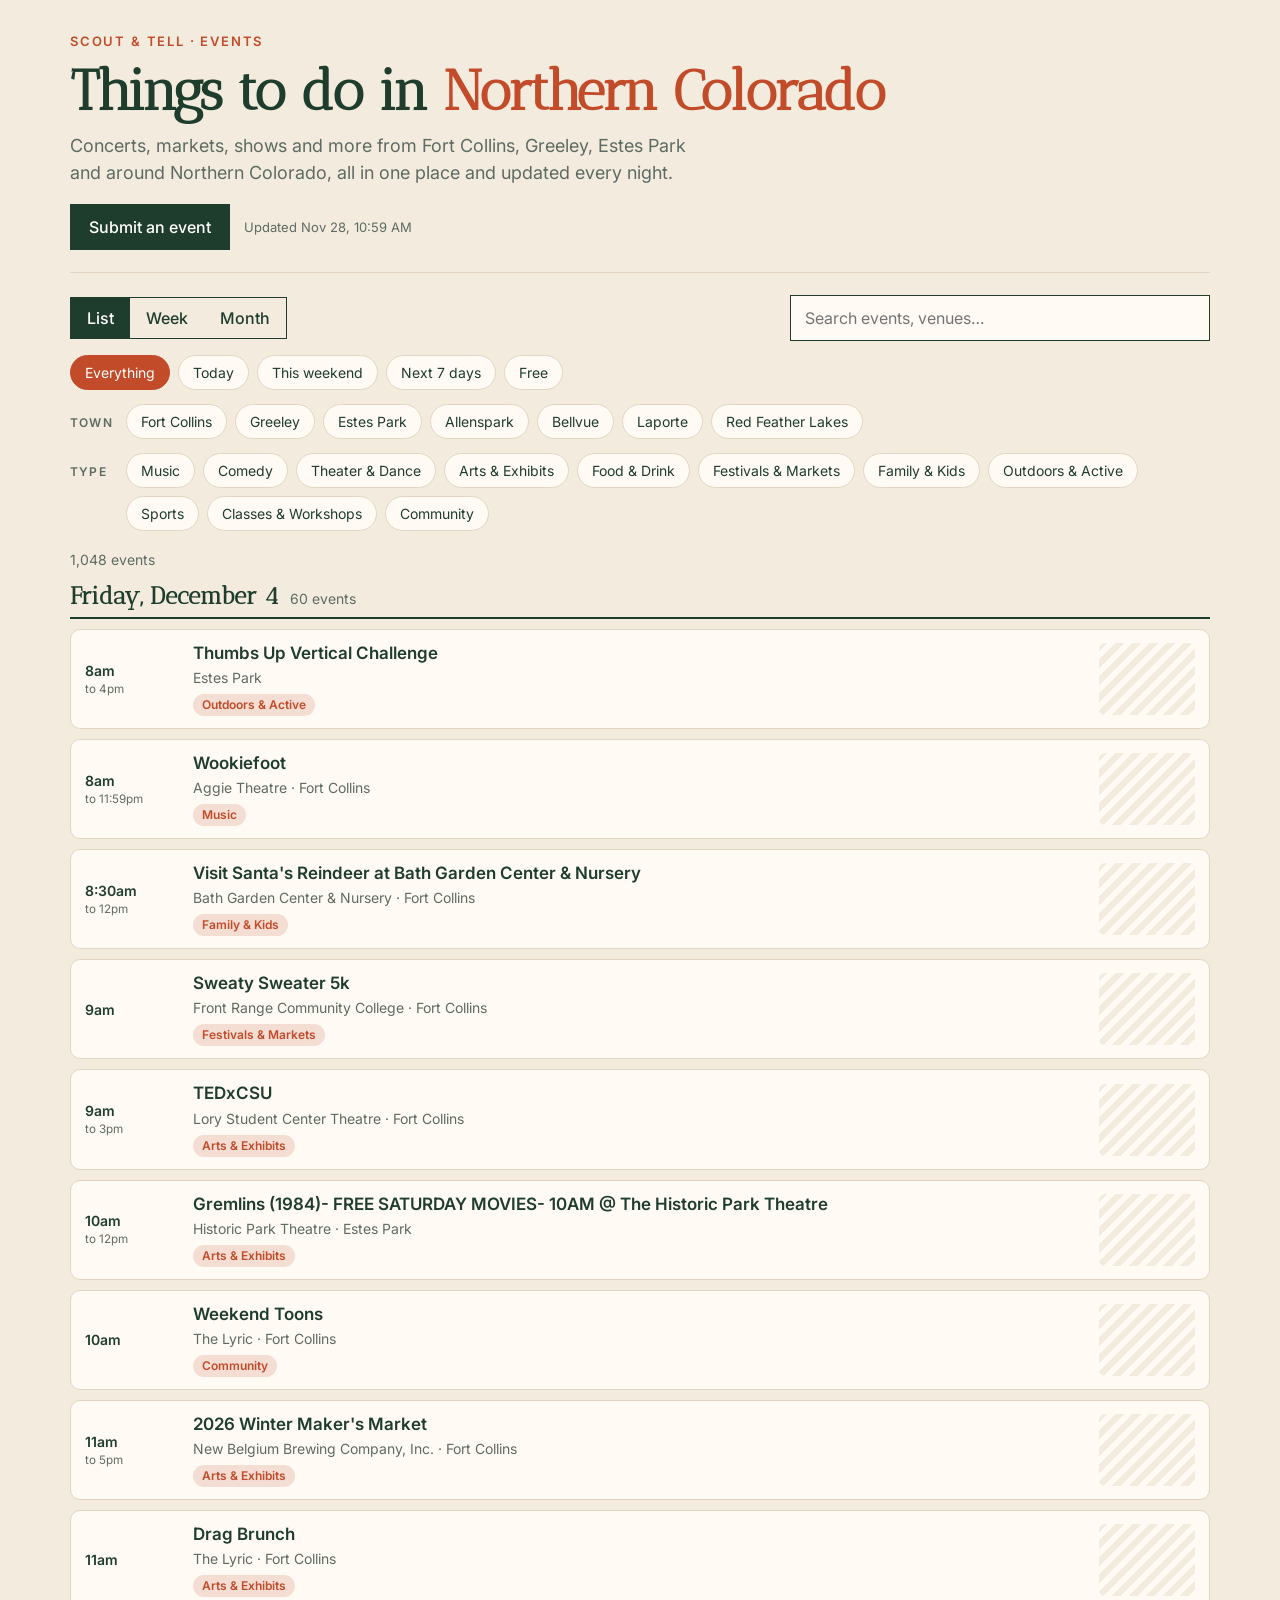
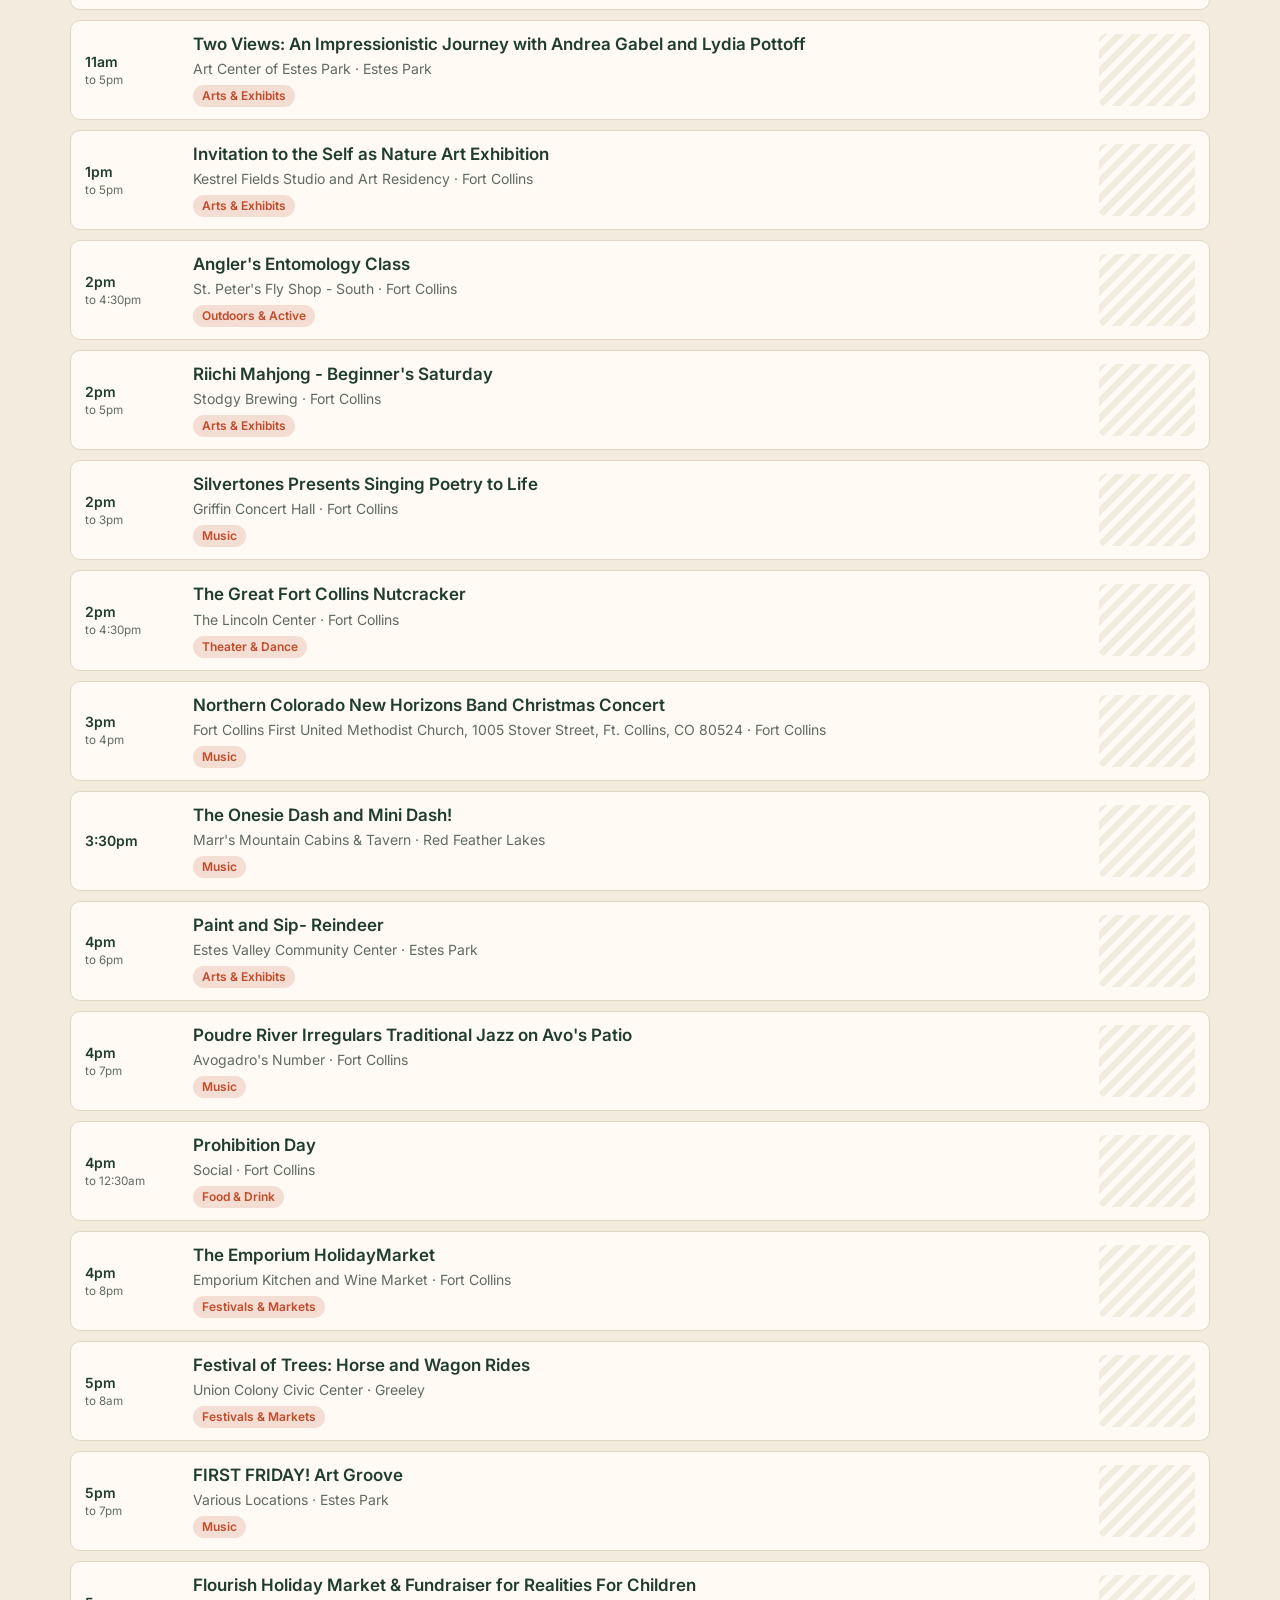
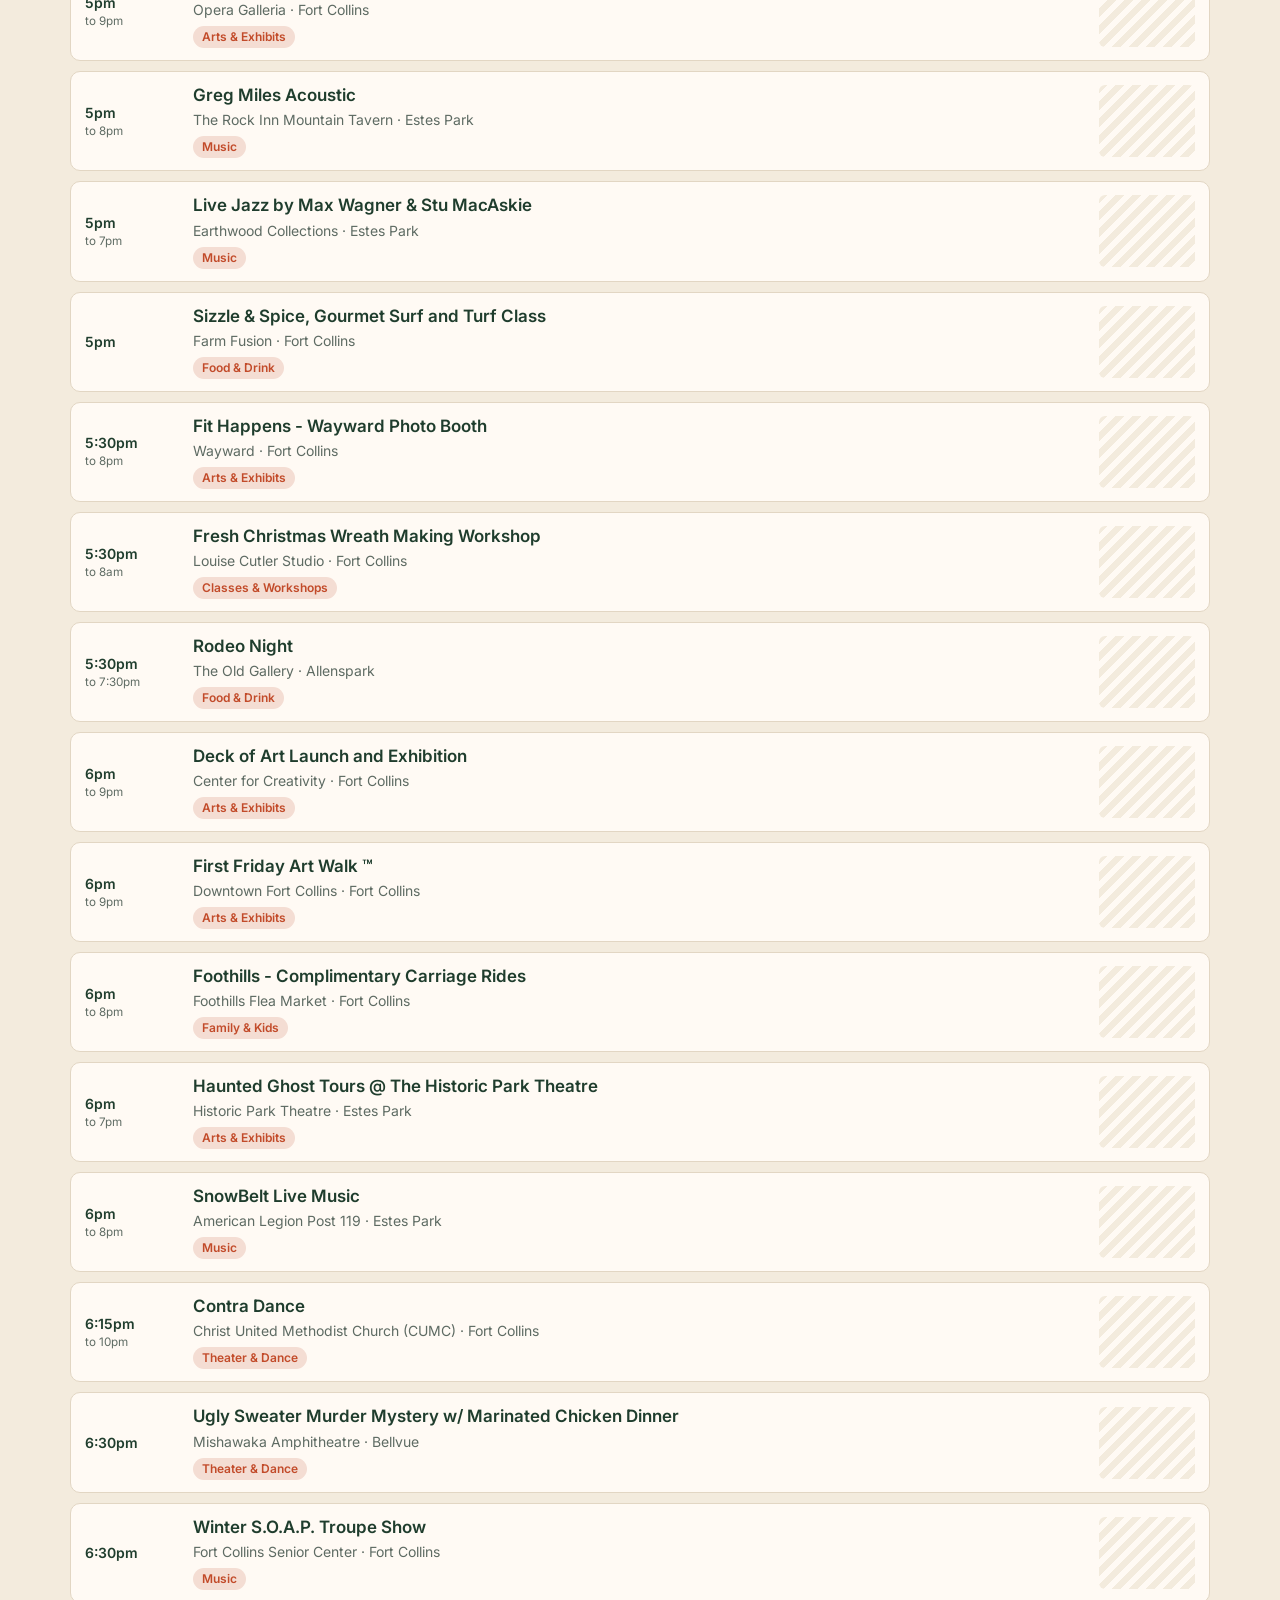
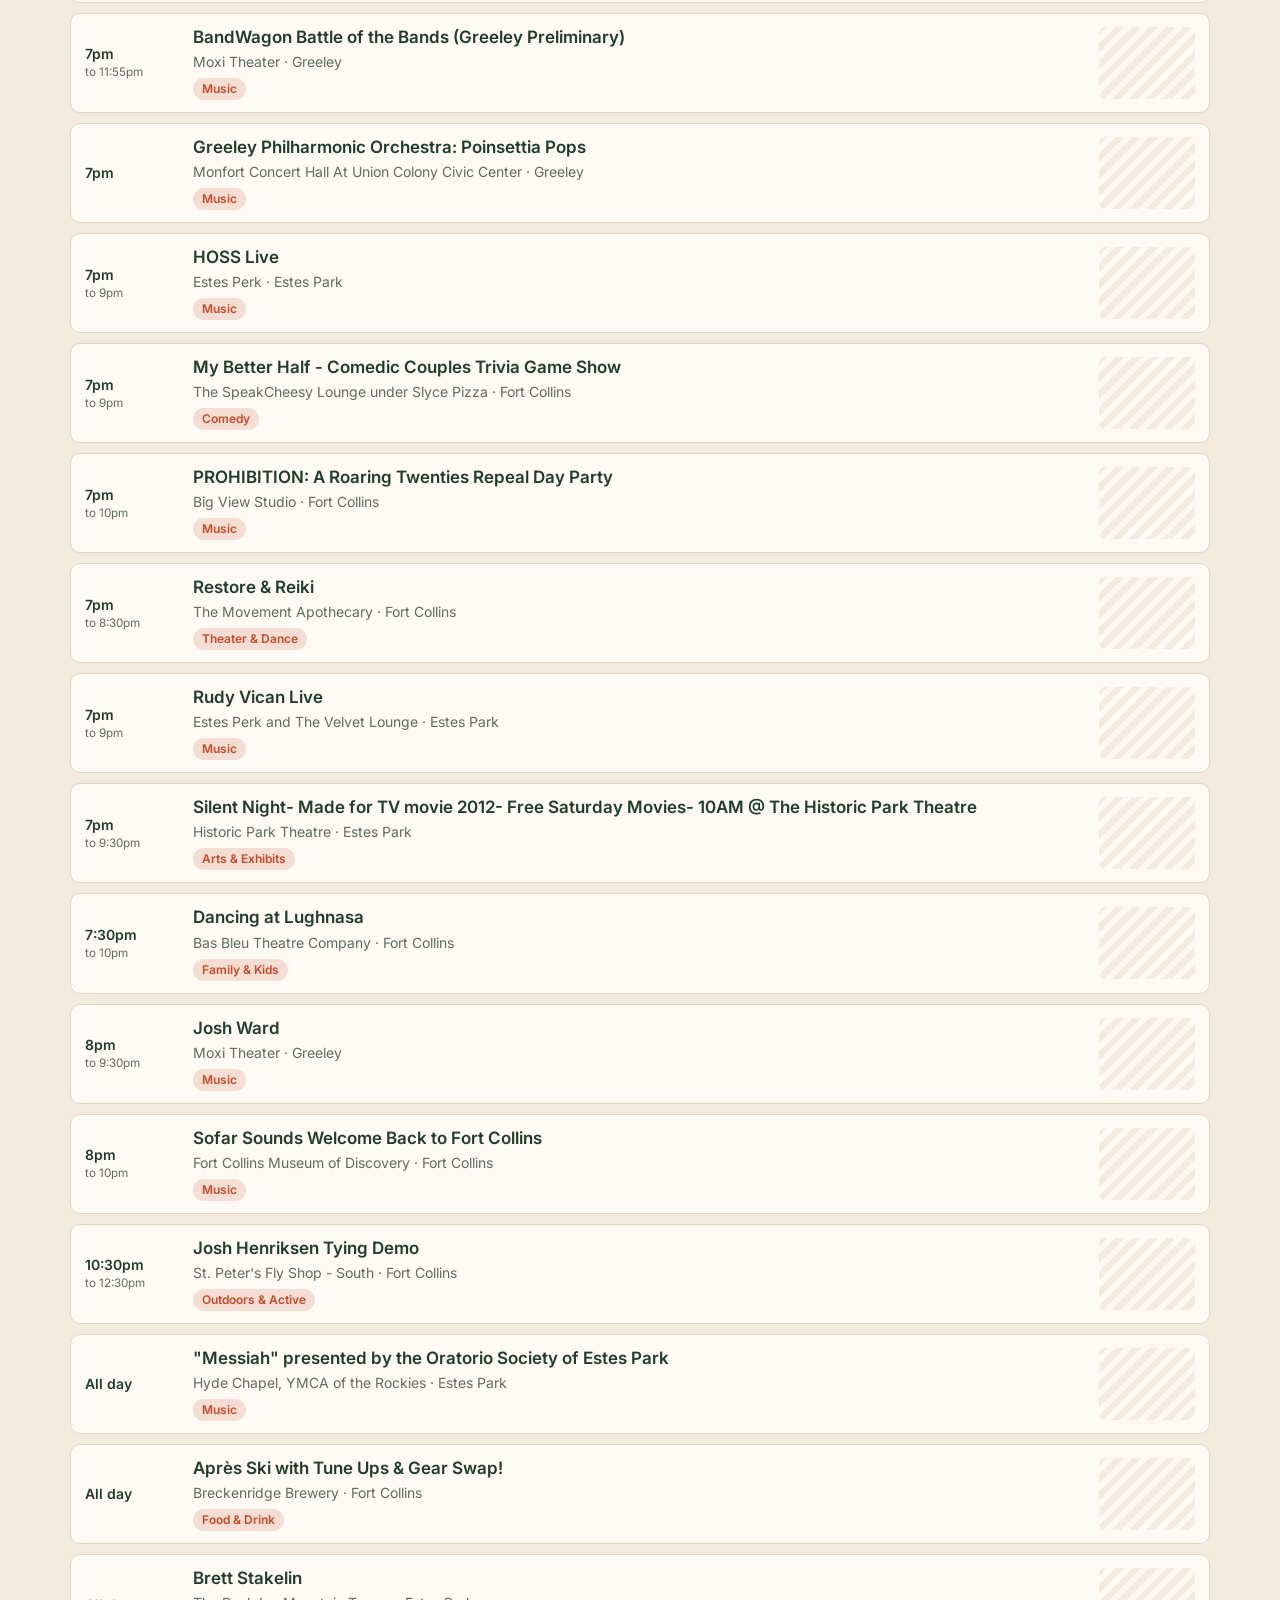
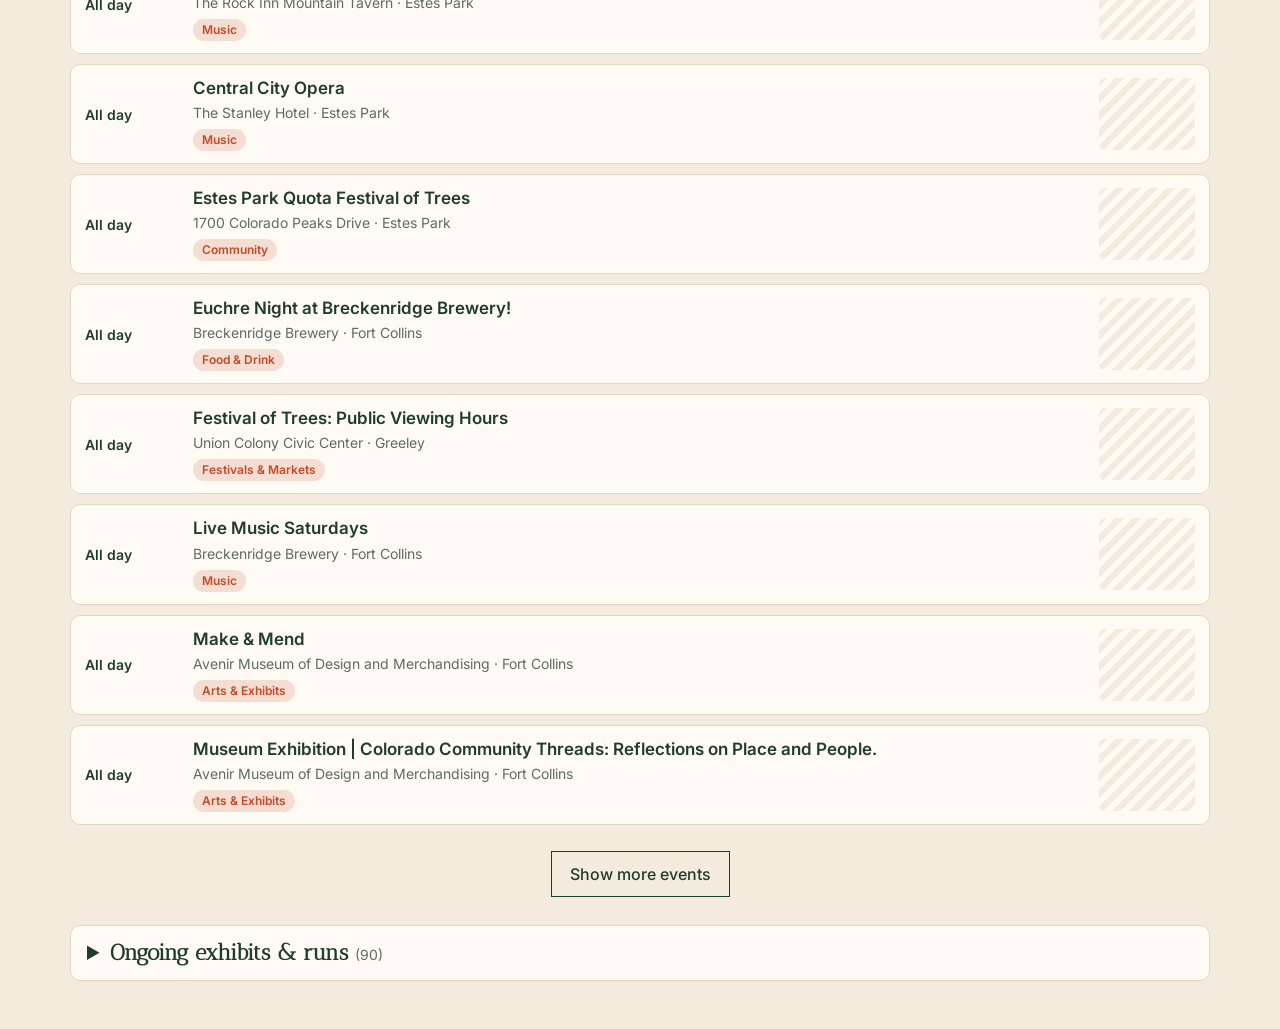
<file: docs/index.html>
<!DOCTYPE html>
<html lang="en">
<head>
<meta charset="utf-8">
<meta name="viewport" content="width=device-width, initial-scale=1">
<title>Northern Colorado Events Calendar | Scout &amp; Tell</title>
<meta name="description" content="Things to do in Fort Collins, Greeley, Estes Park and around Northern Colorado, updated every night.">
<link rel="preconnect" href="https://fonts.googleapis.com">
<link rel="preconnect" href="https://fonts.gstatic.com" crossorigin>
<link href="https://fonts.googleapis.com/css2?family=Antic+Didone&family=Inter:wght@400;500;600;700&display=swap" rel="stylesheet">
<link rel="stylesheet" href="calendar.css">
</head>
<body>
<main class="st-cal" id="app">
  <header class="st-head">
    <p class="st-eyebrow">Scout &amp; Tell · Events</p>
    <h1>Things to do in <em>Northern Colorado</em></h1>
    <p class="st-lede">Concerts, markets, shows and more from Fort Collins, Greeley, Estes Park and around Northern Colorado, all in one place and updated every night.</p>
    <div class="st-head-actions">
      <button class="st-btn st-btn-solid" data-open="submit">Submit an event</button>
      <span class="st-updated" id="updated"></span>
    </div>
  </header>

  <section class="st-controls" aria-label="Filter events">
    <div class="st-row">
      <div class="st-views" role="tablist" aria-label="Calendar view">
        <button role="tab" data-view="list" aria-selected="true">List</button>
        <button role="tab" data-view="week" aria-selected="false">Week</button>
        <button role="tab" data-view="month" aria-selected="false">Month</button>
      </div>
      <label class="st-search">
        <span class="sr-only">Search events</span>
        <input type="search" id="q" placeholder="Search events, venues…" autocomplete="off">
      </label>
    </div>

    <div class="st-row st-quick" id="quick" aria-label="When">
      <button data-when="all" class="on">Everything</button>
      <button data-when="today">Today</button>
      <button data-when="weekend">This weekend</button>
      <button data-when="7">Next 7 days</button>
      <button data-when="free">Free</button>
    </div>

    <div class="st-filter">
      <span class="st-filter-label">Town</span>
      <div class="st-chips" id="cities"></div>
    </div>
    <div class="st-filter">
      <span class="st-filter-label">Type</span>
      <div class="st-chips" id="cats"></div>
    </div>
  </section>

  <section class="st-nav" id="nav" hidden>
    <button class="st-icon" id="prev" aria-label="Previous">‹</button>
    <h2 id="range"></h2>
    <button class="st-icon" id="next" aria-label="Next">›</button>
    <button class="st-btn st-btn-ghost" id="todayBtn">Today</button>
  </section>

  <p class="st-count" id="count" aria-live="polite"></p>
  <section id="view" class="st-view"></section>

  <details class="st-ongoing" id="ongoingWrap" hidden>
    <summary>Ongoing exhibits &amp; runs <span id="ongoingCount"></span></summary>
    <div id="ongoing" class="st-list"></div>
  </details>

</main>

<!-- Event detail -->
<dialog class="st-modal" id="eventModal" aria-labelledby="evTitle">
  <button class="st-close" data-close aria-label="Close">×</button>
  <div id="eventBody"></div>
</dialog>

<!-- Submit an event -->
<dialog class="st-modal" id="submitModal" aria-labelledby="subTitle">
  <button class="st-close" data-close aria-label="Close">×</button>
  <h2 id="subTitle">Submit an event</h2>
  <p class="st-muted">Hosting something in Northern Colorado? Send it in. We review every submission, and approved events show up on the calendar right away.</p>
  <form id="submitForm" class="st-form">
    <label>Event name<input name="title" required maxlength="160"></label>
    <div class="st-2col">
      <label>Date<input name="date" type="date" required></label>
      <label>Ends (optional)<input name="endDate" type="date"></label>
    </div>
    <div class="st-2col">
      <label>Start time<input name="start" type="time"></label>
      <label>End time<input name="end" type="time"></label>
    </div>
    <label>Venue<input name="venue" required maxlength="120"></label>
    <div class="st-2col">
      <label>Address<input name="address" maxlength="160"></label>
      <label>Town
        <select name="city" required>
          <option value="">Choose…</option>
          <option>Fort Collins</option><option>Loveland</option><option>Greeley</option>
          <option>Windsor</option><option>Berthoud</option><option>Estes Park</option>
          <option>Wellington</option><option>Timnath</option><option>Johnstown</option>
          <option>Evans</option><option>Other</option>
        </select>
      </label>
    </div>
    <div class="st-2col">
      <label>Type<select name="category" id="subCat" required></select></label>
      <label>Price<input name="price" placeholder="Free, $10, $15–25…" maxlength="80"></label>
    </div>
    <label>Event link (tickets or info page)<input name="url" type="url" required placeholder="https://"></label>
    <label>Short description<textarea name="desc" rows="3" maxlength="600"></textarea></label>
    <div class="st-2col">
      <label>Your name<input name="contactName" required maxlength="80"></label>
      <label>Your email<input name="contactEmail" type="email" required maxlength="120"></label>
    </div>
    <input name="website" class="st-hp" tabindex="-1" autocomplete="off" aria-hidden="true">
    <button class="st-btn st-btn-solid" type="submit">Send for review</button>
    <p class="st-form-msg" id="submitMsg" role="status"></p>
  </form>
</dialog>

<script src="calendar.js"></script>
</body>
</html>
</file>
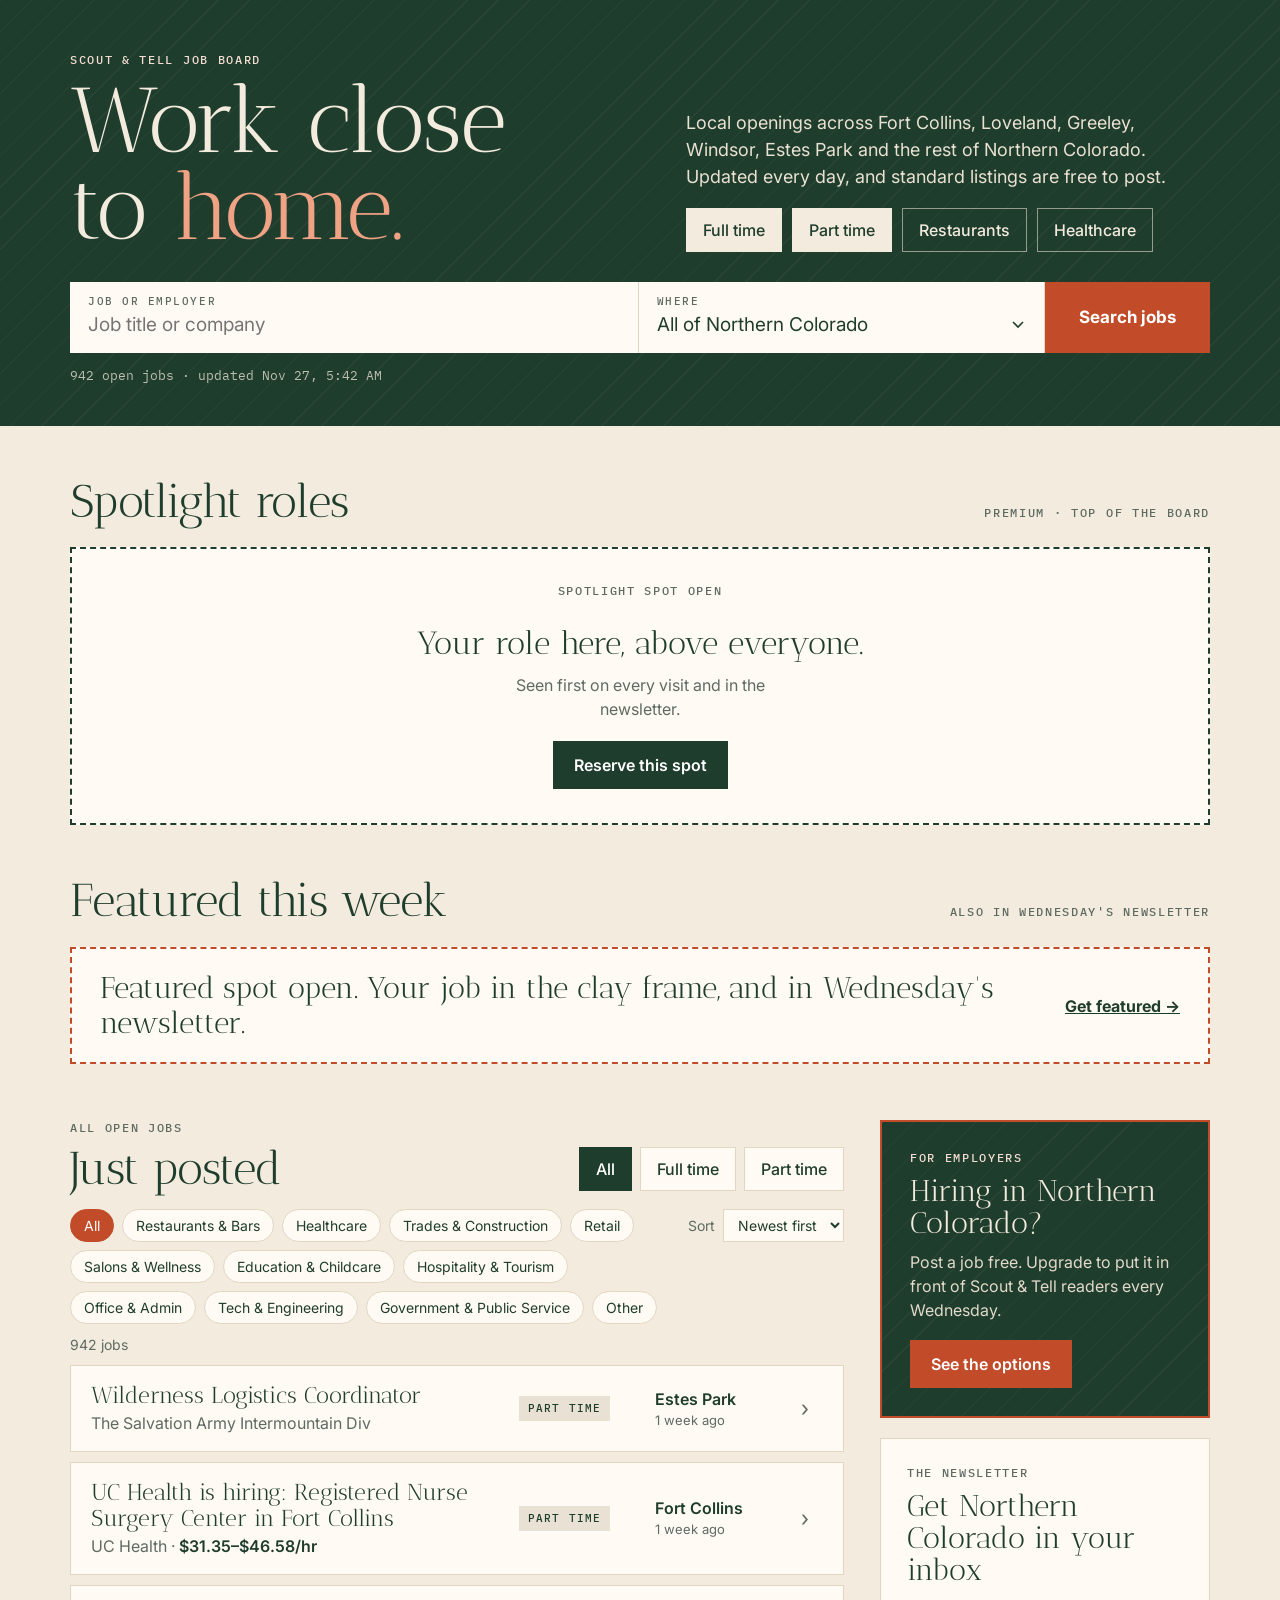
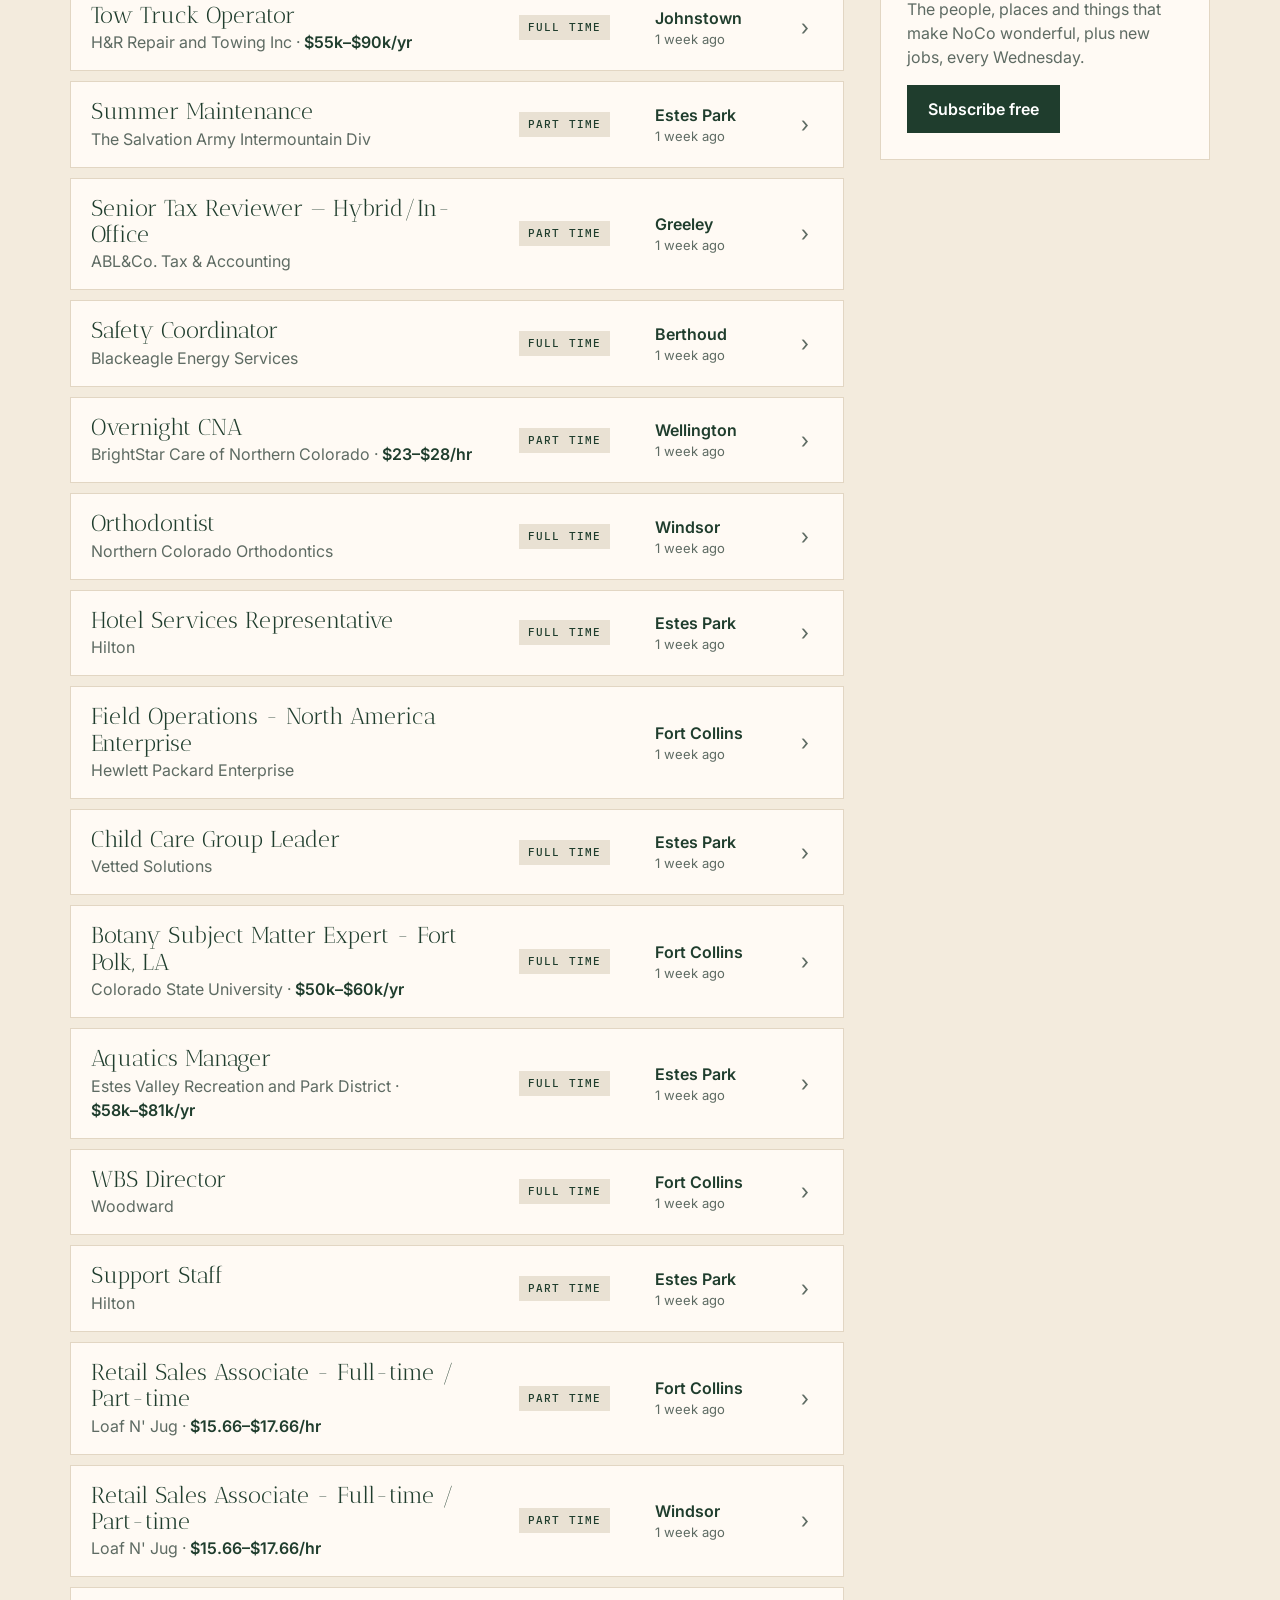
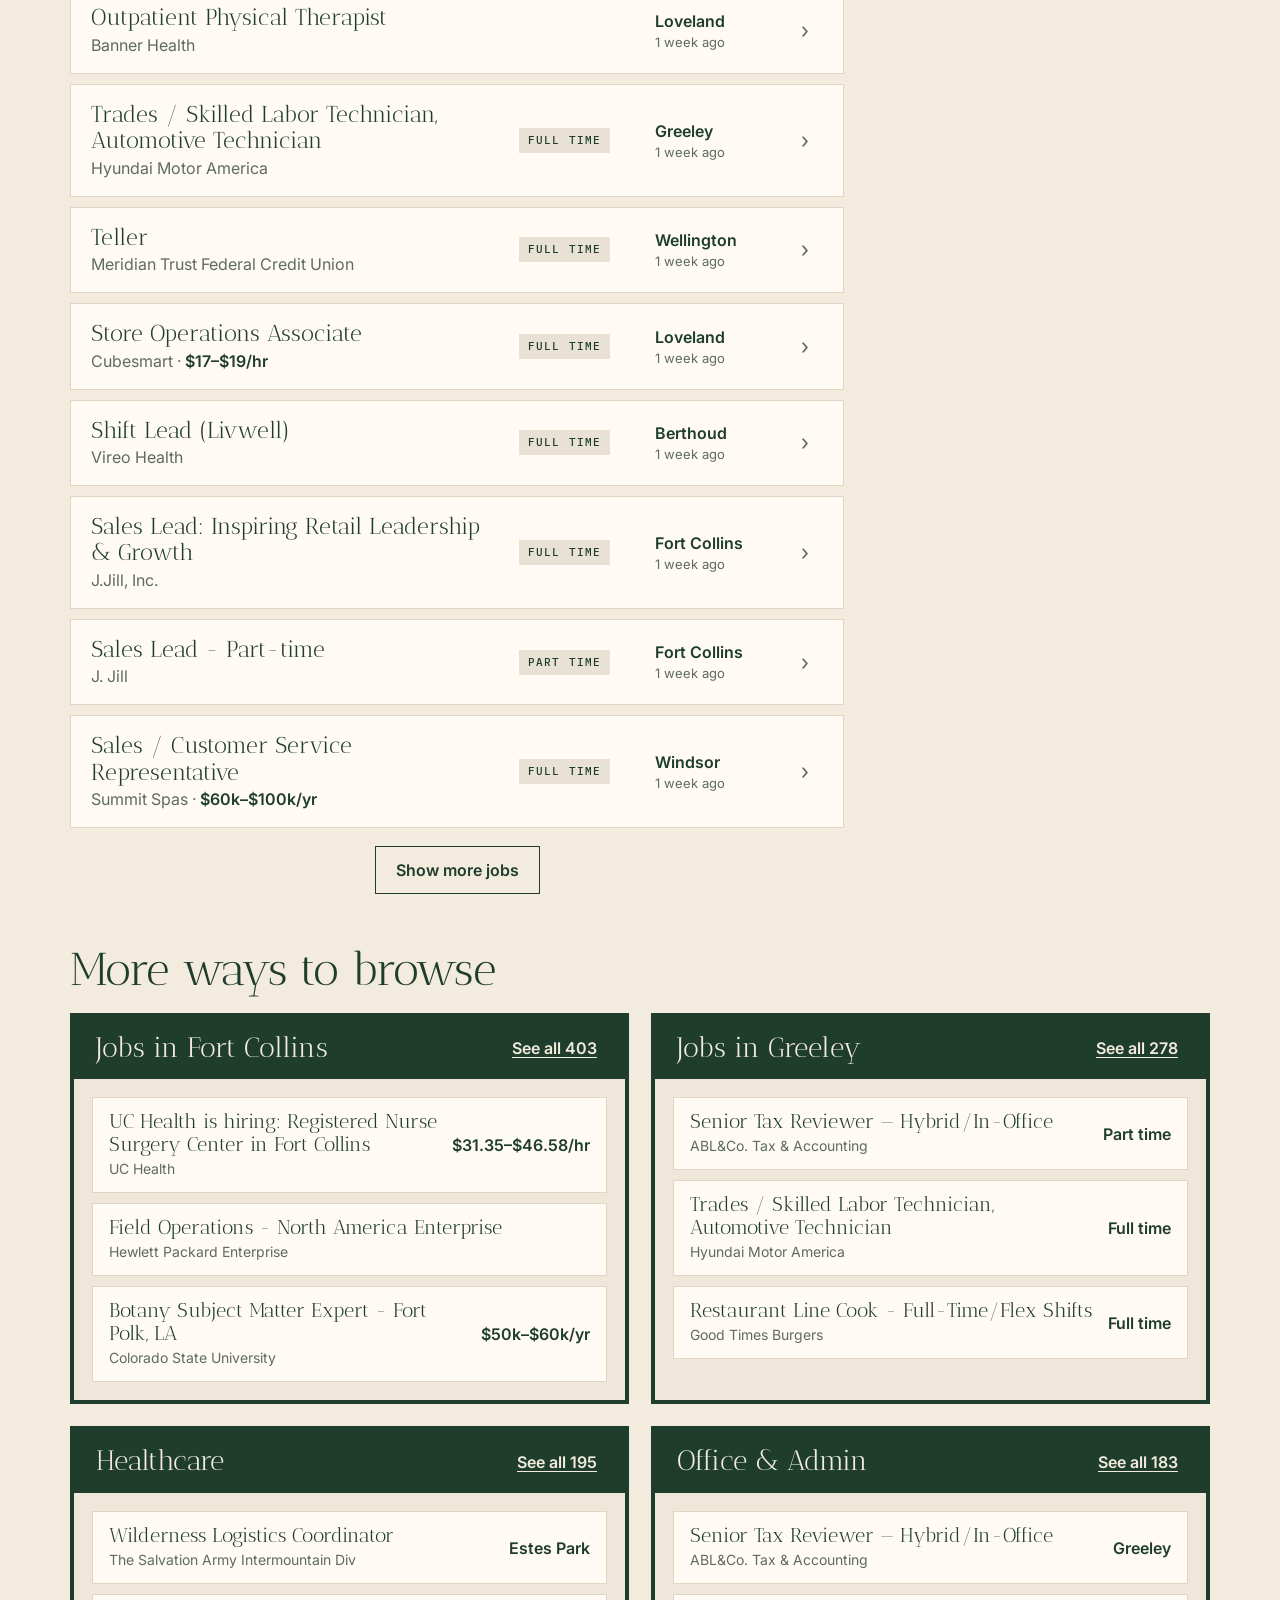
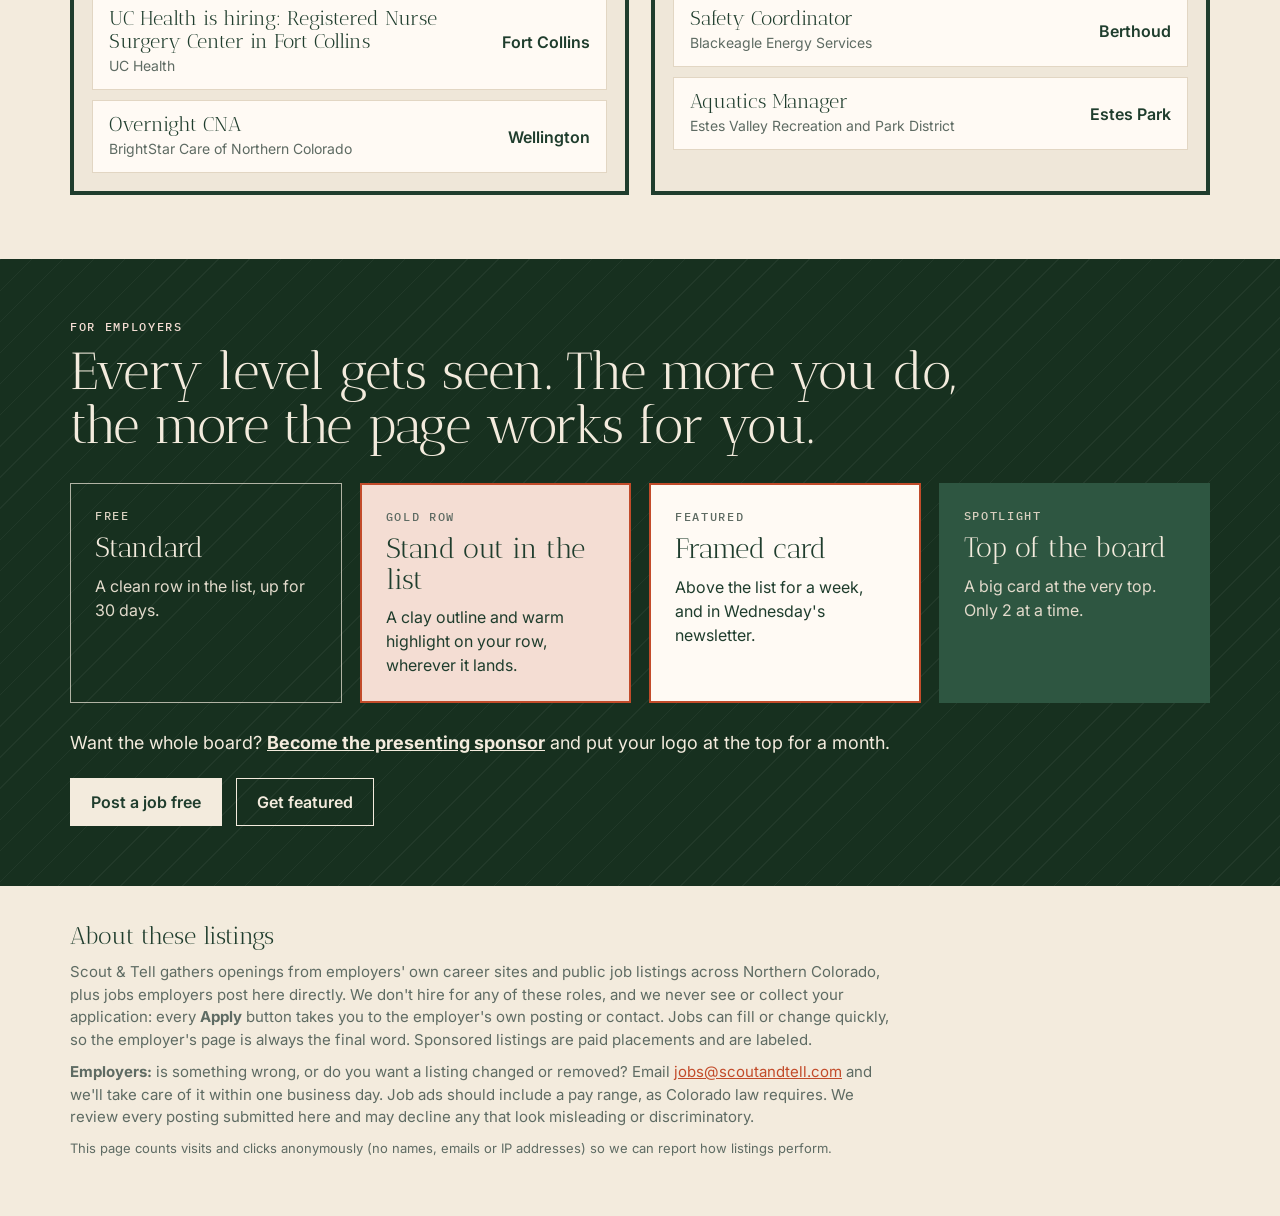
<file: docs/jobs/index.html>
<!DOCTYPE html>
<html lang="en">
<head>
<meta charset="utf-8">
<meta name="viewport" content="width=device-width, initial-scale=1">
<title>Northern Colorado Jobs | Scout &amp; Tell</title>
<meta name="description" content="Local jobs in Fort Collins, Loveland, Greeley, Windsor, Estes Park and around Northern Colorado, updated every day.">
<link rel="preconnect" href="https://fonts.googleapis.com">
<link rel="preconnect" href="https://fonts.gstatic.com" crossorigin>
<link href="https://fonts.googleapis.com/css2?family=Antic+Didone&family=Inter:wght@400;500;600;700&family=IBM+Plex+Mono:wght@400;500&display=swap" rel="stylesheet">
<link rel="stylesheet" href="jobs.css?v=3">
</head>
<body>
<main id="app">

  <!-- hero + search -->
  <header class="j-hero">
    <div class="j-wrap">
      <div class="j-hero-top">
        <div>
          <p class="j-kicker">Scout &amp; Tell job board</p>
          <h1>Work close<br>to <em>home.</em></h1>
        </div>
        <div class="j-hero-side">
          <p>Local openings across Fort Collins, Loveland, Greeley, Windsor, Estes Park and the rest of Northern Colorado. Updated every day, and standard listings are free to post.</p>
          <div class="j-quick" id="quick">
            <button data-type="Full time">Full time</button>
            <button data-type="Part time">Part time</button>
            <button data-cat="Restaurants &amp; Bars">Restaurants</button>
            <button data-cat="Healthcare">Healthcare</button>
          </div>
        </div>
      </div>
      <form class="j-search" id="searchForm" role="search">
        <label class="j-field j-field-q">
          <span>Job or employer</span>
          <input id="q" type="search" placeholder="Job title or company" autocomplete="off">
        </label>
        <label class="j-field j-field-where">
          <span>Where</span>
          <select id="where"><option value="">All of Northern Colorado</option></select>
        </label>
        <button class="j-search-btn" type="submit">Search jobs</button>
      </form>
      <p class="j-meta" id="meta"></p>
    </div>
  </header>

  <div class="j-wrap">
    <!-- spotlight -->
    <section class="j-section" id="spotlightSec">
      <div class="j-sec-head">
        <h2>Spotlight roles</h2>
        <span class="j-tag-line">Premium · top of the board</span>
      </div>
      <div class="j-spot-grid" id="spotlight"></div>
    </section>

    <!-- featured -->
    <section class="j-section" id="featuredSec">
      <div class="j-sec-head">
        <h2>Featured this week</h2>
        <span class="j-tag-line">Also in Wednesday's newsletter</span>
      </div>
      <div class="j-feat-row" id="featured"></div>
    </section>

    <!-- list + sidebar -->
    <div class="j-main">
      <section class="j-list-col" id="listSec" aria-labelledby="listTitle">
        <p class="j-mono">All open jobs</p>
        <div class="j-list-head">
          <h2 id="listTitle">Just posted</h2>
          <div class="j-seg" id="typeSeg" role="group" aria-label="Job type">
            <button data-type="">All</button>
            <button data-type="Full time">Full time</button>
            <button data-type="Part time">Part time</button>
          </div>
        </div>
        <div class="j-list-tools">
          <div class="j-chips" id="cats" aria-label="Category"></div>
          <label class="j-sort">Sort
            <select id="sort">
              <option value="new">Newest first</option>
              <option value="pay">Highest pay</option>
              <option value="az">Title A–Z</option>
            </select>
          </label>
        </div>
        <p class="j-count" id="count"></p>
        <ol class="j-list" id="list"></ol>
        <button class="j-btn j-btn-ghost j-more" id="more" hidden>Show more jobs</button>
      </section>

      <aside class="j-side">
        <div class="j-ad">
          <p class="j-mono">For employers</p>
          <h3>Hiring in Northern Colorado?</h3>
          <p>Post a job free. Upgrade to put it in front of Scout &amp; Tell readers every Wednesday.</p>
          <a class="j-btn j-btn-clay" data-cta="sidebar_options" href="#employers">See the options</a>
        </div>
        <div class="j-sub">
          <p class="j-mono">The newsletter</p>
          <h3>Get Northern Colorado in your inbox</h3>
          <p>The people, places and things that make NoCo wonderful, plus new jobs, every Wednesday.</p>
          <a class="j-btn j-btn-solid" href="https://www.scoutandtell.com/subscribe" target="_top">Subscribe free</a>
        </div>
      </aside>
    </div>

    <!-- browse -->
    <section class="j-section" id="browseSec">
      <div class="j-sec-head"><h2>More ways to browse</h2></div>
      <div class="j-browse" id="browse"></div>
    </section>
  </div>

  <!-- employers -->
  <section class="j-employers" id="employers">
    <div class="j-wrap">
      <p class="j-kicker">For employers</p>
      <h2>Every level gets seen. The more you do, the more the page works for you.</h2>
      <div class="j-tiers">
        <div class="j-tier"><p class="j-mono">Free</p><h3>Standard</h3><p>A clean row in the list, up for 30 days.</p></div>
        <div class="j-tier j-tier-gold"><p class="j-mono">Gold row</p><h3>Stand out in the list</h3><p>A clay outline and warm highlight on your row, wherever it lands.</p></div>
        <div class="j-tier j-tier-feat"><p class="j-mono">Featured</p><h3>Framed card</h3><p>Above the list for a week, and in Wednesday's newsletter.</p></div>
        <div class="j-tier j-tier-spot"><p class="j-mono">Spotlight</p><h3>Top of the board</h3><p>A big card at the very top. Only 2 at a time.</p></div>
      </div>
      <p class="j-presenting">Want the whole board? <a id="presentingLink" href="#">Become the presenting sponsor</a> and put your logo at the top for a month.</p>
      <div class="j-emp-actions">
        <a class="j-btn j-btn-cream" id="postLink" href="#">Post a job free</a>
        <a class="j-btn j-btn-outline" id="featureLink" href="#">Get featured</a>
      </div>
    </div>
  </section>

  <section class="j-about" id="about-listings">
    <div class="j-wrap">
      <h2>About these listings</h2>
      <p>Scout &amp; Tell gathers openings from employers' own career sites and public job listings across Northern Colorado, plus jobs employers post here directly. We don't hire for any of these roles, and we never see or collect your application: every <strong>Apply</strong> button takes you to the employer's own posting or contact. Jobs can fill or change quickly, so the employer's page is always the final word. Sponsored listings are paid placements and are labeled.</p>
      <p><strong>Employers:</strong> is something wrong, or do you want a listing changed or removed? Email <a href="mailto:jobs@scoutandtell.com?subject=Job%20listing%20change">jobs@scoutandtell.com</a> and we'll take care of it within one business day. Job ads should include a pay range, as Colorado law requires. We review every posting submitted here and may decline any that look misleading or discriminatory.</p>
      <p class="j-m-small">This page counts visits and clicks anonymously (no names, emails or IP addresses) so we can report how listings perform.</p>
    </div>
  </section>
</main>

<dialog class="j-modal" id="jobModal" aria-labelledby="mTitle">
  <button class="j-close" data-close aria-label="Close">×</button>
  <div id="mBody"></div>
</dialog>

<dialog class="j-modal" id="postModal" aria-labelledby="postTitle">
  <button class="j-close" data-close aria-label="Close">×</button>
  <div class="j-m-head"><p class="j-mono">For employers</p><h2 id="postTitle">Post a job</h2>
    <div class="j-m-facts"><span>Standard listings are free for 30 days.</span></div></div>
  <div class="j-m-body">
    <form id="postForm" class="j-form">
      <label>Job title<input name="title" required maxlength="120"></label>
      <label>Business name<input name="company" required maxlength="100"></label>
      <div class="j-form-row">
        <label>Town<select name="town" required><option value="">Choose…</option><option>Fort Collins</option><option>Loveland</option><option>Greeley</option><option>Windsor</option><option>Estes Park</option><option>Berthoud</option><option>Wellington</option><option>Timnath</option><option>Johnstown</option><option>Evans</option><option>Severance</option><option>Laporte</option></select></label>
        <label>Type<select name="type"><option>Full time</option><option>Part time</option><option>Contract / Seasonal</option></select></label>
      </div>
      <label>Pay range <small>(Colorado requires it)</small><input name="pay" required maxlength="60" placeholder="$18–$22/hr"></label>
      <label>Where to apply <small>(link or email)</small><input name="applyUrl" required maxlength="500" placeholder="https://… or hiring@…"></label>
      <label>About the job<textarea name="description" rows="4" maxlength="1500"></textarea></label>
      <label>Listing level<select name="tierWanted"><option>Standard (free)</option><option>Gold row</option><option>Featured</option><option>Spotlight</option></select></label>
      <div class="j-form-row">
        <label>Your name<input name="contactName" required maxlength="80"></label>
        <label>Your email<input name="contactEmail" type="email" required maxlength="120"></label>
      </div>
      <label class="j-hp">Website<input name="website" tabindex="-1" autocomplete="off"></label>
      <button class="j-btn j-btn-clay" type="submit">Submit job</button>
    </form>
    <p class="j-m-small" id="postMsg" role="status"></p>
  </div>
</dialog>

<script src="jobs.js?v=8"></script>
</body>
</html>
</file>
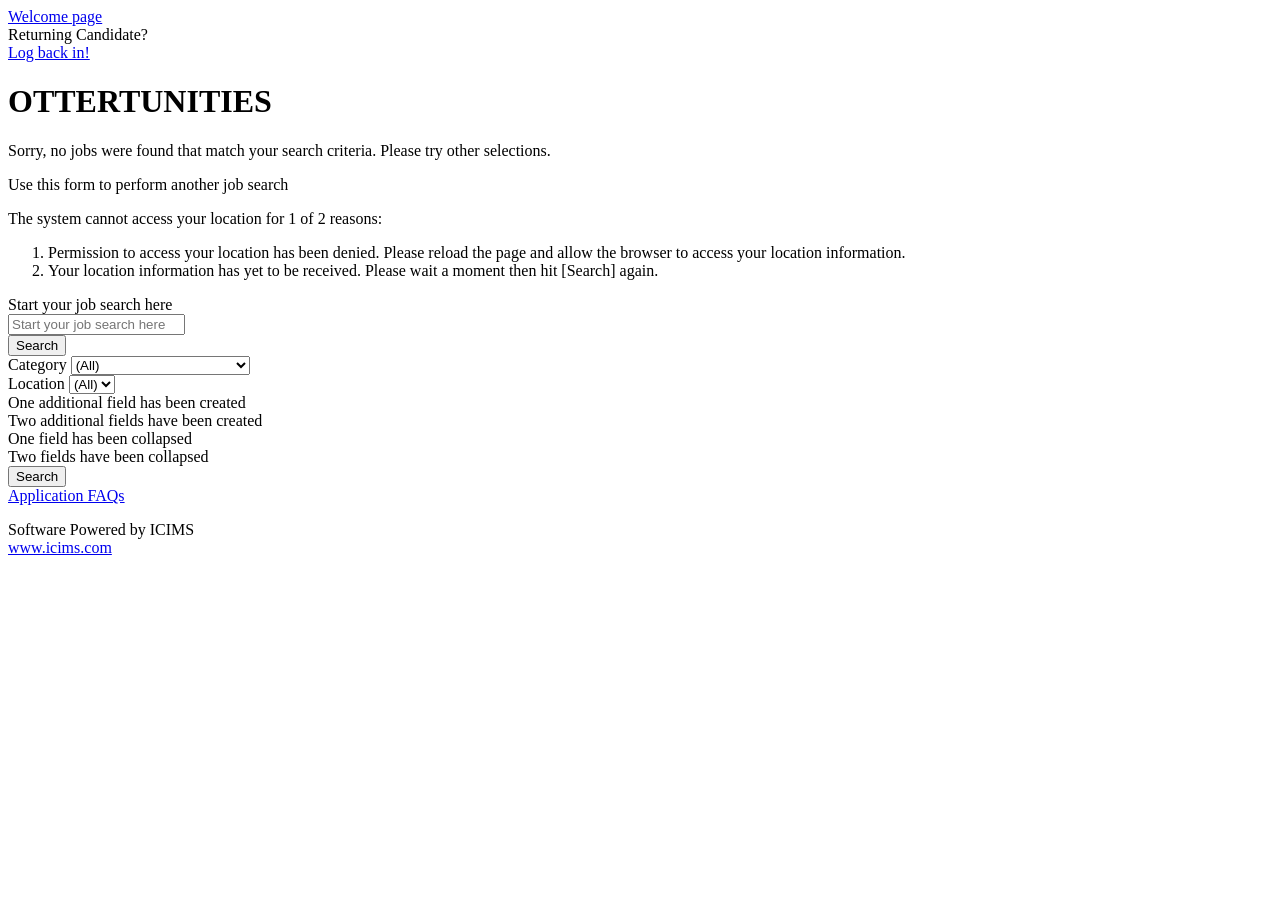
<file: probe/samples/icims_otter.html>
<!doctype html><html lang="en-US" >
<head>
<script>
window.sLogger = window.sLogger || {
log: function () {}
};
</script>
<script src="https://cdn02.icims.com/a/images.icims.com/content/platform_190.0.0.261116-6eef09d7d66-11-pg-6/react/sumoLogger.js"></script>
<script>
(function () {
var endpoint = 'https://endpoint1.collection.us2.sumologic.com/receiver/v1/http/ZaVnC4dhaV0ZLhAUD9cQnVfubT6WLJDaDh9erfZ7eDVTyYt7Mv9cuDUFwVEhzC1ZdSSGda6PkaM-6sSapa6LqYgX6GWj0DCWgdj17eVsD9eMK_CtnHN1gA==';
if (!endpoint || typeof window.SumoLogger !== 'function') {
return;
}
window.sLogger = new SumoLogger({
endpoint: endpoint,
returnPromise: false,
clientUrl: window.location.href
});
})();
</script>
<script type="text/javascript">
function icims_stripIFrameParameter(url) {
url = url.replace(/\?in_iframe=1\&?/, '?');
url = url.replace(/\&in_iframe=1\&?/, '&');
url = url.replace(/(\?|&)$/, '');
return url;
}

document.cookie = "i18next=en;SameSite=None;Secure";
var icimsWindow = false;
try {
icimsWindow = window.top.location.href.indexOf('') >= 0;
} catch (e) {}

if (icimsWindow) {
try {

if (window.history.replaceState) {
parent.updateUrl(icims_stripIFrameParameter(window.location.href));
}
} catch (e) {}

try {

var windowUrl = window.top.location.href;
if (windowUrl.match(/\?in_iframe=1\&?/) || windowUrl.match(/\&in_iframe=1\&?/)) {
document.cookie = 'icims_iframeRedirReferer=' + encodeURIComponent(document.referrer) + ';SameSite=None;Secure;path=/';
window.top.location.href = icims_stripIFrameParameter(windowUrl);
}
} catch (e) {}

}
</script>
<title>Job Openings at Otter Products | Job Listings at Otter Products</title>
<link rel="stylesheet" type="text/css" href="https://careers-otterproducts.icims.com/hostedcontent/platform_190.0.0.261116-6eef09d7d66-11-pg-6/css/fonts.css" />
<link rel="preload" as="style" type="text/css" href="https://cdn02.icims.com/platform_190.0.0.261116-6eef09d7d66-11-pg-6/provider.icims.com/staticcontent/css/social-portal.css" />
<link rel="stylesheet" type="text/css" href="https://cdn02.icims.com/a/images.icims.com/content/platform_190.0.0.261116-6eef09d7d66-11-pg-6/css/icims.blue.ranked.css" data-theme-dark="https://cdn02.icims.com/a/images.icims.com/content/platform_190.0.0.261116-6eef09d7d66-11-pg-6/css/icims.dark.css" data-theme-light="https://cdn02.icims.com/a/images.icims.com/content/platform_190.0.0.261116-6eef09d7d66-11-pg-6/css/icims.blue.ranked.css" id="theme-icims" />
<link rel="stylesheet" type="text/css" href="https://cdn02.icims.com/a/images.icims.com/content/platform_190.0.0.261116-6eef09d7d66-11-pg-6/css/bootstrap.blue.ranked.css" data-theme-dark="https://cdn02.icims.com/a/images.icims.com/content/platform_190.0.0.261116-6eef09d7d66-11-pg-6/css/bootstrap.dark.css" data-theme-light="https://cdn02.icims.com/a/images.icims.com/content/platform_190.0.0.261116-6eef09d7d66-11-pg-6/css/bootstrap.blue.ranked.css" id="theme-bootstrap" />
<link rel="stylesheet" type="text/css" href="https://cdn02.icims.com/platform_190.0.0.261116-6eef09d7d66-11-pg-6/otterproducts.icims.com/icims2/servlet/icims2?module=AppInert&action=renderDynamicPortalCss&a=0&portal=17&page=new_search&group=new_base%2Cnew_searchBox%2Cnew_job_card%2Cnew_search_agent_create%2Cnew_job_table&asv=1795061463304&type=adaptive" />
<script type="text/javascript" src="https://cdn02.icims.com/a/images.icims.com/content/platform_190.0.0.261116-6eef09d7d66-11-pg-6/script/lib/jquery/jquery-3.7.1.min.js"></script>
<script type="text/javascript" src="https://cdn02.icims.com/a/images.icims.com/content/platform_190.0.0.261116-6eef09d7d66-11-pg-6/script/lib/jquery/jquery-migrate-3.5.2.min.js"></script>
<script type="text/javascript" src="https://cdn02.icims.com/a/images.icims.com/content/platform_190.0.0.261116-6eef09d7d66-11-pg-6/script/lib/domreplacement/domReplacement.js"></script>
<script type="text/javascript" src="https://cdn02.icims.com/a/images.icims.com/content/platform_190.0.0.261116-6eef09d7d66-11-pg-6/script/common/icims.js"></script>
<script type="text/javascript" src="https://cdn02.icims.com/a/images.icims.com/content/platform_190.0.0.261116-6eef09d7d66-11-pg-6/script/portal/utils.js"></script>
<script type="text/javascript" src="https://cdn02.icims.com/a/images.icims.com/content/platform_190.0.0.261116-6eef09d7d66-11-pg-6/script/portal/dataLayer/search.js"></script>
<script type="text/javascript" src="https://cdn02.icims.com/a/images.icims.com/content/platform_190.0.0.261116-6eef09d7d66-11-pg-6/script/portal/geolocation.js"></script>
<script type="text/javascript" src="https://cdn02.icims.com/a/images.icims.com/content/platform_190.0.0.261116-6eef09d7d66-11-pg-6/script/icims.application.js"></script>
<meta name="viewport" content="width=device-width, initial-scale=1">
<meta name="format-detection" content="telephone=no">
<script type="text/javascript">
var isMobile = false;

var redirectUrl = 'https:\/\/careers-otterproducts.icims.com\/jobs\/search?ss=1&in_iframe=1&pr=0';
try {
if (isMobile) {
document.cookie = 'icims_iframeRedirReferer=' + encodeURIComponent(document.referrer) + ';SameSite=None;Secure;path=/';
}
} catch (e) {}
</script>
<script type="text/javascript" src="https://cdn02.icims.com/a/images.icims.com/content/platform_190.0.0.261116-6eef09d7d66-11-pg-6/script/portal/mobileDetect.js"></script>
<meta name="description" content="View all current positions at Otter Products across all categories and locations. See a position you like? Contact us and apply today!"/>



<meta name="robots" content="noindex,follow">




<link rel="canonical" href="https://careers-otterproducts.icims.com/jobs/search?ss=1&pr=0" />
<link rel="alternate" media="only screen and (max-width: 767px)"
href="https://careers-otterproducts.icims.com/jobs/search?ss=1&pr=0&mobile=true&needsRedirect=false" />
<!-- Don't use rel="prev" if we're on page zero, don't use rel="next" if we're on last page. -->






<script type="text/javascript">

icimsAddOnload(function() {

// ...and unhide the sort arrow entities. We hide the sort arrow and unhide it if Javascript is enabled
// to solve an edge case where user had Javascript on sorted, then Javascript was turned off.
// All other evidence of sortability would disappear except the arrows.
$('.iCIMS_SortArrowEntity').removeClass('iCIMS_NoDisplay');
if (isMobile) {
// make entire row clickable
$('.iCIMS_JobsTable').find('.iCIMS_JobListingRow').each(function() {
var $tr = $(this);
var href = $tr.find('a').attr('href');
if(href) {
$tr.css({'cursor': 'pointer'});
$tr.click(function(e) {
document.location = href;
});
}
});


}
paginator = $('#iCIMS_Paginator')[0];
selectedPage = paginator ? paginator.selectedIndex : -1;



});
var paginator;
var selectedPage;
function changePage() {
if (!paginator || (selectedPage != -1 && selectedPage == paginator.selectedIndex)) {
return;
}
selectedPage = paginator.selectedIndex;
window.location.href = paginator.options[selectedPage].value;
}

var geoErrNotSupported = 'Sorry, geolocation is not supported by your browser.';
var geoErrDefault = 'Sorry, we can\'t get your location because an error occurred when retrieving your location.';
var geoErrPermission = 'Sorry, we can\'t get your location because you don\'t have that enabled. Please turn it on in your system settings.';
var geoErrPositionUnavailable = 'Sorry, we can\'t get your location because your location information is unavailable.';
var geoErrTimeout = 'Sorry, we can\'t get your location because the request to get your location timed out.';
var geoErrUnknown = 'Sorry, we can\'t get your location because an unknown error occurred when retrieving your location.';
</script>






























<!-- Loading resource bundle -->
<script type="text/javascript" src="https://cdn02.icims.com/a/images.icims.com/content/platform_190.0.0.261116-6eef09d7d66-11-pg-6/script/messageformat/messageformat.js"></script>
<script type="text/javascript" src="https://cdn02.icims.com/a/images.icims.com/content/platform_190.0.0.261116-6eef09d7d66-11-pg-6/script/messageformat/locale/en.js"></script>
<script type="text/javascript">

function ResourceBundle(lang) {
var messageFormat = new MessageFormat(lang);
var resourceBundle = new Array();
resourceBundle['mootools_utils.helpers.js.SelectMonth_4'] = 'Select Month';
resourceBundle['utils.js.Updating_689'] = 'Updating';
resourceBundle['icimsdropdown.js.NoResults_3'] = 'No Results';
resourceBundle['utils.js.MsgtextPleaseWait_1153'] = '{msgText}, please wait...';
resourceBundle['icimsdropdown.js.NoResults_1168'] = 'No Results';
resourceBundle['mootools_utils.helpers.js.CloseDatePicker_1'] = 'Close Date Picker';
resourceBundle['icimsdropdown.js.MakeASelection_1'] = '-Select-';
resourceBundle['handlebarshelpers.js.MakeSelection'] = '&mdash; Make a Selection &mdash;';
resourceBundle['utils.js.Sending_688'] = 'Sending';
resourceBundle['utils.js.Saving_687'] = 'Saving';
resourceBundle['utils.js.ErrorCannotOpenPopUpPleas_686'] = 'Error: Cannot open pop-up. Please make sure pop-up blockers are disabled.';
resourceBundle['utils.js.PleaseSpecifyAValidPageNu_691'] = 'Please specify a valid page number';
resourceBundle['icimsdropdown.js.Loading_1169'] = 'Loading...';
resourceBundle['mootools_utils.helpers.js.NextMonth_3'] = 'Next Month';
resourceBundle['mootools_utils.helpers.js.SelectYear_5'] = 'Select Year';
resourceBundle['icimsdropdown.js.ResultsFoundCount'] = '{count, plural, =1 {{count} result available. Use down and up arrow keys to navigate.} other {{count} results available. Use down and up arrow keys to navigate. }}';
resourceBundle['utils.js.anError_1'] = 'An error occurred while attempting to contact the server. Please try again.';
resourceBundle['icims.tags.js.ResultsNotFound'] = 'No Results Found';
resourceBundle['icimsdropdown.js.ResultsFound_4'] = 'Results available. Use down and up arrow keys to navigate.';
resourceBundle['utils.js.CandidateSearch_123'] = 'Candidate Search';
resourceBundle['utils.js.Loading_690'] = 'Loading';
resourceBundle['mootools_utils.helpers.js.PreviousMonth_2'] = 'Previous Month';
resourceBundle['icimsdropdown.js.convertDropdownToTextOption_5'] = '\u2014 Enter Manually \u2014';
resourceBundle['icimsdropdown.js.MakeASelection_1166'] = '\u2014 Make a Selection \u2014';
resourceBundle['icimsdropdown.js.TypeToSearch_2'] = '\u2014 Type to Search \u2014';
resourceBundle['handlebarshelpers.js.welcome-text'] = 'Welcome, {name}!';
resourceBundle['utils.js.Moved'] = '{itemsMoved} moved to {targetLabel}';
resourceBundle['icimsdropdown.js.TypeToSearch_1167'] = '\u2014 Type to Search \u2014';
resourceBundle['handlebarshelpers.js.Close_1'] = 'Close';
resourceBundle['icims.tags.js.ResultsFoundCount'] = '{count, plural, =1 {{count} result available. Use down and up arrow keys to navigate.} other {{count} results available. Use down and up arrow keys to navigate.}}';

ResourceBundle.prototype.get = function (message, variables) {
if (typeof (resourceBundle[message]) === 'undefined') {
return '';
}
if (typeof (resourceBundle[message]) === 'string') {
resourceBundle[message] = messageFormat.compile(resourceBundle[message]);
}
return resourceBundle[message](variables);
}
}
var resourceBundle = new ResourceBundle('');
</script><script type="text/javascript">
logEval = true;
function icims_resizeIFrameHeight() {

icims_resizeIFrame('https://careers-otterproducts.icims.com');

}
function icims_scroll(x, y) {
icims_scrollIFrame(x, y, 'https://careers-otterproducts.icims.com');
}
if (window.attachEvent) {
window.attachEvent('onresize', icims_resizeIFrameHeight);
} else if (window.addEventListener) {
window.addEventListener('resize', icims_resizeIFrameHeight, true);
}
icimsAddOnload(function() {
icimsCheckCookie();
icims_resizeIFrameHeight();

if (document.querySelectorAll) {
var errorMsg = document.querySelectorAll('.iCIMS_ErrorMessage');
if (errorMsg && errorMsg.length > 0) {
for (var i = 0; i < errorMsg.length; i++) {
if (errorMsg[i].offsetHeight > 0) {
try {
errorMsg[i].focus();
} catch (e) {}
break;
}
}
}
}
if (icimsWindow) {
var inframeBodyTag = document.getElementsByTagName('body')[0];
var h1Tag = document.getElementsByTagName('h1')[0];
var innerSkipLink = document.getElementById('icims_skipLink2');
if (!innerSkipLink) {
innerSkipLink = document.createElement('a');
innerSkipLink.textContent = 'Skip to Main Content';
innerSkipLink.setAttribute('id', 'icims_skipLink2');
innerSkipLink.setAttribute('style', 'left: -9999px; position: absolute; top: -1px;');
innerSkipLink.setAttribute('href', '#iCIMS_Header');
innerSkipLink.onfocus = function() {
if(document.querySelector('.iCIMS_TopHeader')) {
const topHeader = document.querySelector('.iCIMS_TopHeader');
topHeader.style.marginTop = '15px'
}
innerSkipLink.setAttribute('style', 'top: 5px; position: relative; z-index: 999; padding: 10px;');
}
innerSkipLink.onblur = function() {
innerSkipLink.setAttribute('style', 'left: -9999px; position: absolute; top: -1px;');
}
if (inframeBodyTag.firstElementChild) {
inframeBodyTag.insertBefore(innerSkipLink, inframeBodyTag.firstElementChild);
} else {
inframeBodyTag.appendChild(innerSkipLink);
}
}
}

if (icimsWindow) {
var bodyTag = window.parent.document.getElementsByTagName('body')[0];
var outerSkiplink = window.parent.document.getElementById('icims_skipLink1');
if (bodyTag) {
if(outerSkiplink){
outerSkiplink.parentNode.removeChild(outerSkiplink);
}
outerSkiplink = document.createElement('a');
outerSkiplink.textContent = 'Skip Branding';
outerSkiplink.setAttribute('id', 'icims_skipLink1');
outerSkiplink.setAttribute('style', 'left: -9999px; position: absolute; top: -1px;');
outerSkiplink.setAttribute('href', (icims_stripIFrameParameter ? icims_stripIFrameParameter(window.location.href) : window.location.href) + '#icims_content_iframe');
outerSkiplink.onfocus = function() {
if(document.querySelector('.iCIMS_TopHeader')) {
const topHeader = document.querySelector('.iCIMS_TopHeader');
topHeader.style.marginTop = '15px'
}
outerSkiplink.setAttribute('style', 'top: 5px; position: relative; z-index: 999; padding: 10px;');
}
outerSkiplink.onblur = function() {
outerSkiplink.setAttribute('style', 'left: -9999px; position: absolute; top: -1px;');
}
if (bodyTag.firstElementChild) {
bodyTag.insertBefore(outerSkiplink, bodyTag.firstElementChild);
} else {
bodyTag.appendChild(outerSkiplink);
}
}
}

var messages = document.getElementsByClassName('iCIMS_GenericMessage');
var primaryMessage, secondaryMessage, focusMessage;
if (messages) {
for (var index = 0; index < messages.length; index++) {
if (ICIMS.hasClass(messages[index], 'iCIMS_SuccessMessage') || (ICIMS.hasClass(messages[index], 'iCIMS_ErrorMessage') && !ICIMS.hasClass(messages[index], 'iCIMS_FieldError'))) {

primaryMessage = primaryMessage || messages[index];
} else if (ICIMS.hasClass(messages[index], 'iCIMS_SystemMessage')) {
secondaryMessage = secondaryMessage || messages[index];
}
if (primaryMessage) {
break;
}
}
focusMessage = primaryMessage || secondaryMessage;
if (focusMessage) {
focusMessage.focus();
}
}

});
var icimsIframeResizeTimerAlwaysOn = false;
var icimsIframeResizeTimer = setInterval(icims_resizeIFrameHeight, 500);

try {
if (window.orientation) {
window.addEventListener("orientationchange", icims_resizeIFrameHeight, false);
}
} catch (e) {}

var isHub = false;
if (!window.history.replaceState || isHub) {
icimsAddOnload(function() {
var links = document.getElementsByTagName("a");
for (var i = 0; i < links.length; i++) {
if (!links[i].target) {
var href = links[i].getAttribute('href')
if (href) {
var prevInnerHTML = links[i].innerHTML;
links[i].setAttribute('href', icims_stripIFrameParameter(href));

links[i].innerHTML = prevInnerHTML;
}
if (href && href != '#') {
links[i].target = icimsWindow ? "_top" : "_parent";
}
}
}
});
}

icimsAddOnload(function() {
try {
parent.document.title = document.title;
} catch (e) {}
});
</script>
</head>
<body>
<noscript>
<META HTTP-EQUIV="Refresh" CONTENT="0;URL=/jsDisabledError.jsp">
</noscript>
































<!-- Google Tag Manager -->
<noscript><iframe src="//www.googletagmanager.com/ns.html?id="
height="0" width="0" style="display:none;visibility:hidden"></iframe></noscript>
<script>(function(w,d,s,l,i){w[l]=w[l]||[];w[l].push({'gtm.start':
new Date().getTime(),event:'gtm.js'});var f=d.getElementsByTagName(s)[0],
j=d.createElement(s),dl=l!='dataLayer'?'&l='+l:'';j.async=true;j.src=
'//www.googletagmanager.com/gtm.js?id='+i+dl;f.parentNode.insertBefore(j,f);
})(window,document,'script','dataLayer','GTM-W8W92P');</script>
<!-- Customer GTM Container -->

<!-- End Google Tag Manager -->
<script type="text/javascript">
try {
document.body.className += " iCIMS_chrome iCIMS_chrome124";
} catch(e) {}
</script>
<div id="iCIMS_NoCookiesMessage" class="iCIMS_ErrorMsg iCIMS_ErrorMessage iCIMS_NoCookies" style="display: none">
<div class="iCIMS_ErrorMsgTitle">Please Enable Cookies to Continue</div>
Please enable cookies in your browser to experience all the personalized features of this site, including the ability to apply for a job.</div>


<div class="iCIMS_MainWrapper iCIMS_ListingsPage  ">
<div class="iCIMS_TopHeader">
<div class="iCIMS_BackToWelcome">
<div class="iCIMS_Navigation">


<div class="iCIMS_NavigationIconContainer">
<a class="iCIMS_Anchor_Nav" href="https://careers-otterproducts.icims.com/jobs/intro?in_iframe=1">
<span class="halflings halflings-menu-left" aria-hidden="true"></span>
<span class="iCIMS_NavigationText">Welcome page</span>
</a>
</div>

</div>
</div>
<div class="icims-user-profile text-right">
<div class="iCIMS_profilePicture">
<div class="iCIMS_userMenu">
<div class="iCIMS_userMenuName">
Returning Candidate?</div>
<div class="iCIMS_userMenuLink">
<a href="https://careers-otterproducts.icims.com/jobs/login?loginOnly=1&amp;redirect=search&amp;in_iframe=1&amp;hashed=-435709854">
Log back in!</a>
</div>
</div>
<div class="iCIMS_FloatHack"></div>
</div>
</div>
</div>

<div id="iCIMS_Header" tabindex="-1"><h1 class="iCIMS_Header">OTTERTUNITIES</h1></div>










































<div  tabindex="-1"  class="iCIMS_Message iCIMS_ErrorMessage iCIMS_GenericMessage">
Sorry, no jobs were found that match your search criteria. Please try other selections.


</div>





<p class="iCIMS_SubHeader iCIMS_SubHeader_Jobs" aria-describedby="searchForm">
Use this form to perform another job search
</p>





<div id="geolocation_error_msg" class="iCIMS_Message iCIMS_ErrorMessage iCIMS_NoDisplay">
The system cannot access your location for 1 of 2 reasons:<ol><li>Permission to access your location has been denied.  Please reload the page and allow the browser to access your location information.</li><li>Your location information has yet to be received. Please wait a moment then hit [Search] again.</li></ol>
</div>
<form accept-charset="utf-8" id="searchForm" name="searchForm" action="https://careers-otterproducts.icims.com/jobs/search?in_iframe=1&amp;hashed=-435709854" onsubmit="return VerifySearchParameters();">
<input type="hidden" name="ss" value="1" />
<input type="hidden" name="in_iframe" value="1" />
<div class="iCIMS_JobSearchTable">

<div id="search_core_mobile_container_no_show">
<div id="advanced_search_filters_mobile_modal_no_show">


<div class="input-group">
<label for="jsb_f_keywords_i">Start your job search here</label>
<div class="form-group has-feedback">
<input type="text" id="jsb_f_keywords_i"
class="form-control Field_SearchKeywords iCIMS_RoundedInput"
name="searchKeyword"
maxlength="100"
value=""
placeholder="Start your job search here"
/>
<span  class="form-control-feedback glyphicons glyphicons-search" aria-hidden="true"></span>
</div>

<div class="input-group-btn iCIMS_SearchButtonKeywordContainer">
<input type="submit" id="jsb_form_submit_i" class="iCIMS_PrimaryButton" value="Search" />
</div>

</div>

<div class="" id="searchFormAdvancedFilters">

<div class="iCIMS_Table">
<div class="iCIMS_TableRow">

<div class="iCIMS_InfoData iCIMS_InfoData_JobSearch iCIMS_TableCell">
<label for="jsb_f_position_s" id="jsb_f_position_label">
Category
</label>
<select id="jsb_f_position_s" class="Field_SearchMultiSelect" name="searchCategory" >
<option value="" selected="selected">
(All)
</option>

<option value="8713" >Accounting/Finance</option>

<option value="8718" >Administrative/Clerical</option>

<option value="8721" >Customer Service/Support</option>

<option value="53713" >Distribution</option>

<option value="8723" >Engineering</option>

<option value="8725" >Human Resources</option>

<option value="26763" >Industrial Design</option>

<option value="8730" >Information Technology</option>

<option value="8737" >Legal</option>

<option value="8739" >Management</option>

<option value="8741" >Marketing</option>

<option value="488837" >Merchandising</option>

<option value="2140" >Other</option>

<option value="43388" >Product Management</option>

<option value="47135" >Project Management</option>

<option value="8748" >Sales</option>

<option value="26171" >Supply Chain</option>

</select>
</div>





<div class="iCIMS_InfoData iCIMS_InfoData_JobSearch iCIMS_TableCell">
<label for="jsb_f_location_s" id="jsb_f_location_label">
Location
</label>
<select id="jsb_f_location_s" class="Field_SearchMultiSelect" onchange="icimsLocationChange(this)" name="searchLocation" >
<option value="" selected="selected">
(All)
</option>





</select>
<div id="select_accessibility" class="sr-only" aria-live="polite" ></div>
<div id="select_accessibility_one" class="sr-only" aria-hidden="true">One additional field has been created</div>
<div id="select_accessibility_two" class="sr-only" aria-hidden="true">Two additional fields have been created</div>
<div id="select_accessibility_one_collapse" class="sr-only" aria-hidden="true">One field has been collapsed</div>
<div id="select_accessibility_two_collapse" class="sr-only" aria-hidden="true">Two fields have been collapsed</div>
<input type="hidden" id="lat" name="latitude" value="" />
<input type="hidden" id="lon" name="longitude" value="" />
</div>


</div>
</div>
</div>
<div class="iCIMS_Table iCIMS_Search_Action_Container">
<div class="iCIMS_TableRow">
<div class="iCIMS_InfoData iCIMS_InfoData_JobSearch iCIMS_TableCell iCIMS_JobSearchSubmitBtn_Mobile">
<input type="submit" id="jsb_form_submit_i_mobile" class="iCIMS_PrimaryButton" value="Search" />
</div>
</div>
</div>
</div>
</div>



</div>

</form>























<div class="iCIMS_Logo"><a class="iCIMS_Faq_Link" title="Application FAQs (Opens new window)" href="https://icims.help/candidate-faq" target="_blank">Application FAQs</a><span class="iCIMS_Logo_Image"></span><p class="iCIMS_Logo_Text">Software Powered by ICIMS<br><a href="http://www.icims.com/platform_help?utm_source=platform&utm_medium=link&utm_content=page1&utm_campaign=platform%20help" target="_blank" title="Powered by the ICIMS Talent Platform (Opens new window)" class="iCIMS_Logo_Link">www.icims.com</a></p></div>
































<script type="text/javascript">
if (icimsWindow) {
try {
window.parent.postMessage('{ "pageTitle" : "' + document.title + '" }', document.location.origin);
} catch (e) {}
}
</script>
</body>
</html>
</file>
<file: docs/calendar.css>
/* Scout & Tell events calendar */
:root {
  --forest: #1F3D2D;
  --forest-2: #2E5641;
  --clay: #C24B2A;
  --clay-soft: #F4DDD3;
  --cream: #F3EBDD;
  --paper: #FFFAF4;
  --ink: #1F3D2D;
  --muted: #5E6B63;
  --line: #E2D6C3;
  --serif: "Antic Didone", Georgia, "Times New Roman", serif;
  --sans: Inter, system-ui, -apple-system, "Segoe UI", sans-serif;
  --radius: 10px;
}
* { box-sizing: border-box; }
html, body { margin: 0; background: var(--cream); color: var(--ink); font: 400 16px/1.5 var(--sans); }
a { color: var(--clay); }
button { font: inherit; color: inherit; cursor: pointer; }
.sr-only { position: absolute; width: 1px; height: 1px; overflow: hidden; clip: rect(0 0 0 0); }
[hidden] { display: none !important; }
html.st-embedded, html.st-embedded body { overflow: hidden; height: auto; }
html.st-embedded .st-day-head { position: static; }

.st-cal { max-width: 1180px; margin: 0 auto; padding: 32px 20px 48px; }

/* header */
.st-head { border-bottom: 1px solid var(--line); padding-bottom: 22px; margin-bottom: 22px; }
.st-eyebrow { margin: 0 0 10px; font-size: 13px; letter-spacing: .14em; text-transform: uppercase; color: var(--clay); font-weight: 600; }
.st-head h1 { font: 700 clamp(34px, 5vw, 56px)/1.05 var(--serif); letter-spacing: -.02em; margin: 0 0 12px; }
.st-head h1 em { font-style: normal; color: var(--clay); }
.st-lede { margin: 0 0 18px; max-width: 640px; font-size: 18px; color: var(--muted); }
.st-head-actions { display: flex; flex-wrap: wrap; align-items: center; gap: 14px; }
.st-updated { font-size: 13px; color: var(--muted); }

/* buttons */
.st-btn { border: 1px solid var(--forest); border-radius: 0; padding: 10px 18px; background: transparent; font-weight: 500; }
.st-btn-solid { background: var(--forest); color: #fff; }
.st-btn-solid:hover { background: var(--forest-2); }
.st-btn-ghost:hover { background: var(--paper); }
.st-icon { border: 1px solid var(--line); background: var(--paper); width: 38px; height: 38px; border-radius: 50%; font-size: 22px; line-height: 1; }
.st-icon:hover { border-color: var(--forest); }

/* controls */
.st-controls { display: grid; gap: 14px; margin-bottom: 18px; }
.st-row { display: flex; flex-wrap: wrap; gap: 12px; align-items: center; justify-content: space-between; }
.st-views { display: inline-flex; border: 1px solid var(--forest); }
.st-views button { border: 0; background: transparent; padding: 8px 16px; font-weight: 500; }
.st-views button[aria-selected="true"] { background: var(--forest); color: #fff; }
.st-search { flex: 1 1 260px; max-width: 420px; }
.st-search input { width: 100%; padding: 10px 14px; border: 1px solid var(--forest); background: var(--paper); font: inherit; color: var(--ink); border-radius: 0; }
.st-quick { justify-content: flex-start; gap: 8px; }
.st-quick button, .st-chips button {
  border: 1px solid var(--line); background: var(--paper); border-radius: 999px; padding: 6px 14px; font-size: 14px;
}
.st-quick button.on, .st-chips button.on { background: var(--clay); border-color: var(--clay); color: #fff; }
.st-quick button:hover:not(.on), .st-chips button:hover:not(.on) { border-color: var(--forest); }
.st-filter { display: flex; gap: 12px; align-items: baseline; }
.st-filter-label { flex: 0 0 44px; font-size: 12px; letter-spacing: .1em; text-transform: uppercase; color: var(--muted); font-weight: 600; }
.st-chips { display: flex; flex-wrap: wrap; gap: 8px; }

/* range nav */
.st-nav { display: flex; align-items: center; gap: 12px; margin: 8px 0 14px; }
.st-nav h2 { font: 700 28px/1.1 var(--serif); margin: 0 6px; min-width: 220px; }
.st-count { font-size: 14px; color: var(--muted); margin: 0 0 12px; }

/* list view */
.st-day { margin: 0 0 26px; }
.st-day-head { display: flex; align-items: baseline; gap: 12px; border-bottom: 2px solid var(--forest); padding-bottom: 6px; margin-bottom: 10px; position: sticky; top: 0; background: var(--cream); z-index: 1; }
.st-day-head h3 { font: 700 24px/1.2 var(--serif); margin: 0; }
.st-day-head span { color: var(--muted); font-size: 14px; }
.st-list { display: grid; gap: 10px; }
.st-card {
  display: grid; grid-template-columns: 92px 1fr 96px; gap: 16px; align-items: center;
  background: var(--paper); border: 1px solid var(--line); border-radius: var(--radius); padding: 12px 14px;
  text-align: left; width: 100%; transition: box-shadow .15s, border-color .15s;
}
.st-card:hover, .st-card:focus-visible { border-color: var(--clay); box-shadow: 0 8px 18px -10px rgb(31 61 45 / .35); outline: none; }
.st-time { font-weight: 600; font-size: 14px; color: var(--forest); }
.st-time small { display: block; font-weight: 400; color: var(--muted); }
.st-title { font: 600 17px/1.3 var(--sans); margin: 0 0 3px; }
.st-meta { font-size: 14px; color: var(--muted); }
.st-tag { display: inline-block; font-size: 12px; font-weight: 600; color: var(--clay); background: var(--clay-soft); border-radius: 999px; padding: 2px 9px; margin-top: 6px; }
.st-thumb { width: 96px; height: 72px; border-radius: 6px; object-fit: cover; background: var(--line); }
.st-thumb-empty { width: 96px; height: 72px; border-radius: 6px; background: repeating-linear-gradient(135deg, var(--cream), var(--cream) 6px, var(--paper) 6px, var(--paper) 12px); }
.st-empty { padding: 40px; text-align: center; background: var(--paper); border: 1px dashed var(--line); border-radius: var(--radius); color: var(--muted); }
.st-more { margin: 4px auto 0; display: block; }

/* week view */
.st-week { display: grid; grid-template-columns: repeat(7, minmax(0, 1fr)); gap: 8px; }
.st-wcol { background: var(--paper); border: 1px solid var(--line); border-radius: var(--radius); min-height: 220px; padding: 8px; }
.st-wcol.today { border-color: var(--clay); }
.st-wcol h4 { margin: 0 0 8px; font: 600 13px/1.2 var(--sans); text-transform: uppercase; letter-spacing: .06em; color: var(--muted); }
.st-wcol h4 b { display: block; font: 700 22px/1.1 var(--serif); color: var(--ink); text-transform: none; letter-spacing: 0; }
.st-pill { display: block; width: 100%; text-align: left; border: 0; border-left: 3px solid var(--clay); background: var(--cream); padding: 5px 7px; margin-bottom: 5px; font-size: 13px; line-height: 1.25; border-radius: 0 4px 4px 0; }
.st-pill:hover { background: var(--clay-soft); }
.st-pill i { font-style: normal; color: var(--muted); display: block; font-size: 12px; }
.st-pill-more { border: 0; background: none; color: var(--clay); font-size: 13px; font-weight: 600; padding: 2px 0; }

/* month view */
.st-month { display: grid; grid-template-columns: repeat(7, minmax(0, 1fr)); border-top: 1px solid var(--line); border-left: 1px solid var(--line); background: var(--paper); }
.st-dow { padding: 8px; font-size: 12px; font-weight: 600; text-transform: uppercase; letter-spacing: .08em; color: var(--muted); border-right: 1px solid var(--line); border-bottom: 1px solid var(--line); background: var(--cream); }
.st-cell { min-height: 118px; padding: 6px; border-right: 1px solid var(--line); border-bottom: 1px solid var(--line); }
.st-cell.out { background: #F8F2E8; color: #9AA39D; }
.st-cell.today .st-num { background: var(--clay); color: #fff; }
.st-num { display: inline-grid; place-items: center; width: 26px; height: 26px; border-radius: 50%; font-size: 13px; font-weight: 600; margin-bottom: 4px; }
.st-cell .st-pill { font-size: 12px; padding: 3px 6px; margin-bottom: 3px; white-space: nowrap; overflow: hidden; text-overflow: ellipsis; }

/* ongoing */
.st-ongoing { margin-top: 28px; background: var(--paper); border: 1px solid var(--line); border-radius: var(--radius); padding: 14px 16px; }
.st-ongoing summary { font: 700 22px/1.2 var(--serif); cursor: pointer; }
.st-ongoing summary span { font: 400 14px var(--sans); color: var(--muted); }
.st-ongoing .st-list { margin-top: 14px; }


/* modals */
.st-modal { border: 0; border-radius: 12px; padding: 0; width: min(640px, calc(100vw - 24px)); max-height: calc(100vh - 40px); background: var(--paper); color: var(--ink); box-shadow: 0 30px 60px -20px rgb(0 0 0 / .45); }
.st-modal::backdrop { background: rgb(31 61 45 / .55); }
.st-modal > div, .st-modal > h2, .st-modal > p, .st-modal > form { margin-left: 26px; margin-right: 26px; }
.st-modal > h2 { font: 700 30px/1.15 var(--serif); margin-top: 26px; margin-bottom: 6px; }
.st-close { position: absolute; top: 10px; right: 12px; border: 0; background: rgb(255 250 244 / .9); width: 36px; height: 36px; border-radius: 50%; font-size: 24px; line-height: 1; z-index: 2; }
.st-ev-img { width: 100%; max-height: 280px; object-fit: cover; display: block; margin: 0 -26px; width: calc(100% + 52px); }
.st-ev { padding: 22px 0 26px; }
.st-ev h2 { font: 700 30px/1.15 var(--serif); margin: 6px 0 12px; }
.st-ev dl { display: grid; grid-template-columns: 84px 1fr; gap: 6px 12px; margin: 0 0 16px; font-size: 15px; }
.st-ev dt { color: var(--muted); font-size: 13px; text-transform: uppercase; letter-spacing: .06em; padding-top: 2px; }
.st-ev dd { margin: 0; }
.st-ev p { margin: 0 0 18px; }
.st-actions { display: flex; flex-wrap: wrap; gap: 10px; align-items: center; }
.st-actions a.st-btn { text-decoration: none; }
.st-addcal { position: relative; }
.st-addcal-menu { position: absolute; top: 110%; z-index: 3; left: 0; background: var(--paper); border: 1px solid var(--line); border-radius: 8px; box-shadow: 0 12px 24px -12px rgb(0 0 0 / .3); padding: 6px; display: grid; min-width: 170px; }
.st-addcal-menu a { padding: 8px 10px; color: var(--ink); text-decoration: none; border-radius: 6px; font-size: 14px; }
.st-addcal-menu a:hover { background: var(--cream); }
.st-muted { color: var(--muted); }

/* form */
.st-form { display: grid; gap: 12px; padding-bottom: 26px; margin-top: 14px; }
.st-form label { display: grid; gap: 4px; font-size: 13px; font-weight: 600; color: var(--muted); }
.st-form input, .st-form select, .st-form textarea { font: 400 15px var(--sans); color: var(--ink); padding: 9px 11px; border: 1px solid var(--line); border-radius: 6px; background: #fff; }
.st-form input:focus, .st-form select:focus, .st-form textarea:focus { outline: 2px solid var(--clay); outline-offset: 0; border-color: var(--clay); }
.st-2col { display: grid; grid-template-columns: 1fr 1fr; gap: 12px; }
.st-hp { position: absolute; left: -9999px; }
.st-form-msg { margin: 0; font-size: 14px; }
.st-form-msg.ok { color: var(--forest); font-weight: 600; }
.st-form-msg.err { color: var(--clay); font-weight: 600; }

/* small screens */
@media (max-width: 760px) {
  .st-cal { padding: 22px 14px 36px; }
  .st-card { grid-template-columns: 70px 1fr; }
  .st-card .st-thumb, .st-card .st-thumb-empty { display: none; }
  .st-week { grid-template-columns: 1fr; }
  .st-wcol { min-height: 0; }
  .st-month .st-pill { display: none; }
  .st-cell { min-height: 56px; cursor: pointer; }
  .st-cell .st-dots { display: block; }
  .st-filter { flex-direction: column; gap: 6px; }
  .st-filter-label { flex-basis: auto; }
  .st-chips, .st-quick { flex-wrap: nowrap; overflow-x: auto; scrollbar-width: none; margin-right: -14px; padding-right: 14px; }
  .st-chips button, .st-quick button { flex: 0 0 auto; }
  .st-2col { grid-template-columns: 1fr; }
  .st-nav h2 { font-size: 22px; min-width: 0; }
}
.st-dots { display: none; font-size: 11px; color: var(--clay); font-weight: 700; }
</file>
<file: docs/jobs/jobs.css>
/* Scout & Tell job board — same palette and type as the events calendar */
:root {
  --forest: #1F3D2D;
  --forest-2: #2E5641;
  --forest-3: #17301F;
  --clay: #C24B2A;
  --clay-soft: #F4DDD3;
  --cream: #F3EBDD;
  --paper: #FFFAF4;
  --ink: #1F3D2D;
  --muted: #5E6B63;
  --line: #E2D6C3;
  --serif: "Antic Didone", Georgia, "Times New Roman", serif;
  --sans: Inter, system-ui, -apple-system, "Segoe UI", sans-serif;
  --mono: "IBM Plex Mono", ui-monospace, Menlo, monospace;
  --stripes: repeating-linear-gradient(135deg, rgb(255 255 255 / .045) 0 1px, transparent 1px 22px);
}
* { box-sizing: border-box; }
html, body { margin: 0; background: var(--cream); color: var(--ink); font: 400 16px/1.5 var(--sans); }
a { color: var(--clay); }
button, select, input { font: inherit; color: inherit; }
button { cursor: pointer; }
[hidden] { display: none !important; }
html.st-embedded, html.st-embedded body { overflow: hidden; height: auto; }

.j-wrap { max-width: 1180px; margin: 0 auto; padding: 0 20px; }
.j-mono, .j-kicker, .j-tag-line { font: 500 12px/1.4 var(--mono); letter-spacing: .14em; text-transform: uppercase; color: var(--muted); margin: 0 0 8px; }
.j-kicker { color: var(--clay-soft); }

/* buttons */
.j-btn { display: inline-block; border: 1px solid var(--forest); padding: 11px 20px; font-weight: 600; text-decoration: none; background: transparent; color: var(--forest); transition: background .15s, color .15s; }
.j-btn-solid { background: var(--forest); color: #fff; }
.j-btn-solid:hover { background: var(--forest-2); }
.j-btn-clay { background: var(--clay); border-color: var(--clay); color: #fff; }
.j-btn-clay:hover { background: #a83e21; }
.j-btn-ghost:hover { background: var(--paper); }
.j-btn-cream { background: var(--cream); border-color: var(--cream); color: var(--forest); }
.j-btn-outline { border-color: var(--cream); color: var(--cream); }
.j-btn-outline:hover { background: rgb(255 255 255 / .08); }

/* hero */
.j-hero { background: var(--forest) var(--stripes); color: var(--cream); padding: 52px 0 40px; }
.j-hero-top { display: grid; grid-template-columns: 1.1fr 1fr; gap: 40px; align-items: end; margin-bottom: 30px; }
.j-hero h1 { font: 400 clamp(46px, 7.5vw, 92px)/.95 var(--serif); letter-spacing: -.02em; margin: 0; }
.j-hero h1 em { font-style: normal; color: #F0A285; }
.j-hero-side p { font-size: 18px; margin: 0 0 18px; color: #E9E1D2; }
.j-quick { display: flex; flex-wrap: wrap; gap: 10px; }
.j-quick button { border: 1px solid rgb(243 235 221 / .55); background: transparent; color: var(--cream); padding: 9px 16px; font-weight: 500; }
.j-quick button:hover, .j-quick button.on { background: var(--cream); color: var(--forest); }
.j-search { display: grid; grid-template-columns: 1.4fr 1fr auto; background: var(--paper); }
.j-field { display: block; padding: 12px 18px; border-right: 1px solid var(--line); color: var(--ink); }
.j-field span { display: block; font: 500 11px/1.4 var(--mono); letter-spacing: .14em; text-transform: uppercase; color: var(--muted); }
.j-field input, .j-field select { width: 100%; border: 0; background: transparent; font-size: 19px; padding: 2px 0; outline: none; color: var(--ink); }
.j-field select { appearance: none; cursor: pointer; background: url("data:image/svg+xml,%3Csvg xmlns='http://www.w3.org/2000/svg' width='12' height='8'%3E%3Cpath d='M1 1l5 5 5-5' fill='none' stroke='%231F3D2D' stroke-width='1.6'/%3E%3C/svg%3E") right 2px center no-repeat; padding-right: 22px; }
.j-field:focus-within { box-shadow: inset 0 -3px 0 var(--clay); }
.j-search-btn { border: 0; background: var(--clay); color: #fff; font-weight: 700; padding: 0 34px; font-size: 17px; }
.j-search-btn:hover { background: #a83e21; }
.j-meta { font: 400 13px/1.4 var(--mono); color: rgb(243 235 221 / .75); margin: 14px 0 0; }

/* sections */
.j-section { margin: 52px 0 0; }
.j-sec-head { display: flex; justify-content: space-between; align-items: baseline; gap: 16px; flex-wrap: wrap; margin-bottom: 18px; }
.j-sec-head h2, .j-list-head h2 { font: 400 clamp(32px, 4vw, 46px)/1.05 var(--serif); letter-spacing: -.015em; margin: 0; }

/* spotlight */
.j-spot-grid { display: grid; grid-template-columns: repeat(2, 1fr); gap: 22px; }
.j-spot { position: relative; display: flex; flex-direction: column; min-height: 320px; background: var(--forest) var(--stripes); color: var(--cream); border: 0; text-align: left; padding: 0; transition: transform .2s, box-shadow .2s; }
.j-spot:hover, .j-spot:focus-visible { transform: translateY(-3px); box-shadow: 0 22px 40px -22px rgb(23 48 31 / .7); outline: none; }
.j-spot-top { padding: 26px 28px 0; flex: 1; }
.j-spot-co { display: flex; justify-content: space-between; gap: 12px; font: 500 13px/1.4 var(--mono); letter-spacing: .12em; text-transform: uppercase; }
.j-badge { background: var(--clay-soft); color: var(--forest); padding: 4px 10px; font: 500 12px/1.4 var(--mono); letter-spacing: .1em; white-space: nowrap; align-self: flex-start; }
.j-spot h3 { font: 400 clamp(30px, 3vw, 42px)/1.02 var(--serif); margin: 22px 0 10px; }
.j-spot-blurb { color: #DCD3C3; margin: 0 0 12px; }
.j-spot-foot { display: flex; justify-content: space-between; align-items: center; padding: 18px 28px; background: rgb(0 0 0 / .18); }
.j-spot-foot strong { display: block; font: 400 24px/1.1 var(--serif); }
.j-spot-foot small { font: 500 12px/1.4 var(--mono); letter-spacing: .12em; text-transform: uppercase; color: #CFC6B5; }
.j-arrow { flex: none; width: 52px; height: 52px; border-radius: 50%; background: var(--cream); color: var(--forest); display: grid; place-items: center; font-size: 22px; }
.j-open { display: flex; flex-direction: column; justify-content: center; align-items: center; text-align: center; gap: 6px; min-height: 320px; padding: 28px; border: 2px dashed var(--forest); background: var(--paper); }
.j-open h3 { font: 400 32px/1.1 var(--serif); margin: 6px 0; }
.j-open p { margin: 0 0 14px; color: var(--muted); max-width: 300px; }
.j-open.wide { grid-column: 1 / -1; min-height: 0; padding: 34px; }

/* featured */
.j-feat-row { display: grid; grid-auto-flow: column; grid-auto-columns: minmax(250px, 1fr); gap: 20px; overflow-x: auto; padding-bottom: 6px; scroll-snap-type: x mandatory; }
.j-feat { scroll-snap-align: start; text-align: left; background: var(--paper); border: 2px solid var(--clay); outline: 1px solid var(--clay); outline-offset: -8px; padding: 26px 26px 20px; display: flex; flex-direction: column; min-height: 220px; transition: background .15s; }
.j-feat:hover, .j-feat:focus-visible { background: #fff; }
.j-feat .j-co { font: 500 12px/1.4 var(--mono); letter-spacing: .12em; text-transform: uppercase; color: var(--muted); }
.j-feat h3 { font: 400 28px/1.08 var(--serif); margin: 14px 0 auto; padding-bottom: 16px; }
.j-feat-foot { display: flex; justify-content: space-between; gap: 10px; border-top: 1px solid var(--clay); padding-top: 12px; font-weight: 600; }
.j-feat-foot span:last-child { font: 400 13px/1.6 var(--mono); color: var(--muted); }
.j-banner { display: flex; justify-content: space-between; align-items: center; gap: 16px; border: 2px dashed var(--clay); background: var(--paper); padding: 22px 28px; }
.j-banner p { margin: 0; font: 400 clamp(22px, 2.6vw, 30px)/1.15 var(--serif); }
.j-banner a { font-weight: 700; color: var(--forest); white-space: nowrap; }

/* main list */
.j-main { display: grid; grid-template-columns: 1fr 330px; gap: 36px; margin-top: 56px; align-items: start; }
.j-list-head { display: flex; justify-content: space-between; align-items: center; gap: 16px; flex-wrap: wrap; margin-bottom: 16px; }
.j-seg { display: inline-flex; gap: 8px; }
.j-seg button { border: 1px solid var(--line); background: var(--paper); padding: 9px 16px; font-weight: 500; }
.j-seg button.on { background: var(--forest); border-color: var(--forest); color: #fff; }
.j-list-tools { display: flex; justify-content: space-between; gap: 14px; align-items: flex-start; margin-bottom: 10px; }
.j-chips { display: flex; flex-wrap: wrap; gap: 8px; }
.j-chips button { border: 1px solid var(--line); background: var(--paper); border-radius: 999px; padding: 5px 13px; font-size: 14px; }
.j-chips button:hover:not(.on) { border-color: var(--forest); }
.j-chips button.on { background: var(--clay); border-color: var(--clay); color: #fff; }
.j-sort { flex: none; font-size: 14px; color: var(--muted); display: flex; gap: 8px; align-items: center; }
.j-sort select { border: 1px solid var(--line); background: var(--paper); padding: 6px 10px; color: var(--ink); }
.j-count { font-size: 14px; color: var(--muted); margin: 0 0 10px; }
.j-list { list-style: none; margin: 0; padding: 0; display: grid; gap: 10px; }
.j-row { width: 100%; display: grid; grid-template-columns: 1fr 120px 130px 22px; gap: 16px; align-items: center; text-align: left; background: var(--paper); border: 1px solid var(--line); padding: 16px 20px; transition: border-color .15s, box-shadow .15s; }
.j-row:hover, .j-row:focus-visible { border-color: var(--forest); box-shadow: 0 10px 22px -16px rgb(31 61 45 / .5); outline: none; }
.j-row.gold { background: linear-gradient(100deg, var(--clay-soft), #FBEFE8 60%, var(--clay-soft)); border: 2px solid var(--clay); }
.j-row h3 { font: 400 23px/1.15 var(--serif); margin: 0; }
.j-row .j-co-line { color: var(--muted); margin-top: 2px; }
.j-row .j-pay { color: var(--forest); font-weight: 600; white-space: nowrap; }
.j-pill { justify-self: start; font: 500 11px/1 var(--mono); letter-spacing: .1em; text-transform: uppercase; background: #E9E1D3; padding: 7px 9px; }
.j-row-where { font-weight: 600; }
.j-row-where small { display: block; font-weight: 400; color: var(--muted); font-size: 13px; }
.j-chev { font-size: 22px; color: var(--muted); }
.j-more { margin: 18px auto 0; display: block; }
.j-empty { padding: 34px; text-align: center; background: var(--paper); border: 1px dashed var(--line); color: var(--muted); }

/* sidebar */
.j-side { display: grid; gap: 20px; position: sticky; top: 16px; }
.j-ad { background: var(--forest) var(--stripes); color: var(--cream); padding: 28px; border: 2px solid var(--clay); }
.j-ad .j-mono { color: var(--clay-soft); }
.j-ad h3, .j-sub h3 { font: 400 30px/1.08 var(--serif); margin: 6px 0 10px; }
.j-ad p:not(.j-mono) { color: #E2DACB; margin: 0 0 18px; }
.j-sub { background: var(--paper); border: 1px solid var(--line); padding: 26px; }
.j-sub p:not(.j-mono) { color: var(--muted); margin: 0 0 16px; }

/* browse */
.j-browse { display: grid; grid-template-columns: repeat(2, 1fr); gap: 22px; }
.j-box { border: 4px solid var(--forest); background: #EFE7D9; }
.j-box-head { display: flex; justify-content: space-between; align-items: center; background: var(--forest); color: var(--cream); padding: 16px 22px; }
.j-box-head h3 { font: 400 28px/1.1 var(--serif); margin: 0; }
.j-box-head button { border: 0; background: none; color: var(--cream); font-weight: 600; text-decoration: underline; text-underline-offset: 3px; }
.j-box ul { list-style: none; margin: 0; padding: 18px; display: grid; gap: 10px; }
.j-mini { width: 100%; display: flex; justify-content: space-between; gap: 12px; align-items: center; text-align: left; background: var(--paper); border: 1px solid var(--line); padding: 12px 16px; }
.j-mini.gold { background: var(--clay-soft); border: 2px solid var(--clay); }
.j-mini:hover { border-color: var(--forest); }
.j-mini strong { display: block; font: 400 20px/1.15 var(--serif); }
.j-mini span { color: var(--muted); font-size: 14px; }
.j-mini em { font-style: normal; font-weight: 600; white-space: nowrap; }

/* employers */
.j-employers { background: var(--forest-3) var(--stripes); color: var(--cream); margin-top: 64px; padding: 60px 0; }
.j-employers h2 { font: 400 clamp(32px, 4.2vw, 52px)/1.05 var(--serif); letter-spacing: -.015em; margin: 0 0 30px; max-width: 900px; }
.j-tiers { display: grid; grid-template-columns: repeat(4, 1fr); gap: 18px; }
.j-tier { border: 1px solid rgb(243 235 221 / .7); padding: 24px; }
.j-tier .j-mono { color: #D8CFBF; }
.j-tier h3 { font: 400 28px/1.1 var(--serif); margin: 6px 0 10px; }
.j-tier p:not(.j-mono) { margin: 0; color: #E2DACB; }
.j-tier-gold { background: var(--clay-soft); color: var(--forest); border: 2px solid var(--clay); }
.j-tier-feat { background: var(--paper); color: var(--forest); border: 2px solid var(--clay); }
.j-tier-gold .j-mono, .j-tier-feat .j-mono { color: var(--muted); }
.j-tier-gold p:not(.j-mono), .j-tier-feat p:not(.j-mono) { color: var(--ink); }
.j-tier-spot { background: var(--forest-2); border-color: var(--forest-2); }
.j-presenting { margin: 26px 0 22px; font-size: 18px; }
.j-presenting a { color: var(--cream); font-weight: 700; }
.j-emp-actions { display: flex; gap: 14px; flex-wrap: wrap; }

/* modal */
.j-modal { border: 0; padding: 0; width: min(660px, calc(100vw - 24px)); max-height: calc(100vh - 40px); background: var(--paper); color: var(--ink); box-shadow: 0 30px 60px -20px rgb(0 0 0 / .45); }
.j-modal::backdrop { background: rgb(31 61 45 / .6); }
.j-close { position: absolute; top: 12px; right: 14px; border: 0; background: none; font-size: 30px; line-height: 1; color: var(--muted); }
.j-m-head { background: var(--forest) var(--stripes); color: var(--cream); padding: 30px 30px 24px; }
.j-m-head .j-mono { color: var(--clay-soft); }
.j-m-head h2 { font: 400 38px/1.05 var(--serif); margin: 4px 0 8px; }
.j-m-head + .j-close { color: var(--cream); }
.j-m-facts { display: flex; flex-wrap: wrap; gap: 8px 18px; font-weight: 500; color: #E2DACB; }
.j-m-body { padding: 24px 30px 30px; }
.j-m-body p { margin: 0 0 16px; }
.j-m-desc { color: #33463A; }
.j-m-actions { display: flex; gap: 14px; align-items: center; flex-wrap: wrap; margin-top: 8px; }
.j-m-small { font-size: 13px; color: var(--muted); }

/* phones */
@media (max-width: 900px) {
  .j-hero-top { grid-template-columns: 1fr; gap: 20px; }
  .j-search { grid-template-columns: 1fr; }
  .j-field { border-right: 0; border-bottom: 1px solid var(--line); }
  .j-search-btn { padding: 16px; }
  .j-spot-grid { grid-template-columns: 1fr; }
  .j-spot, .j-open { min-height: 0; }
  .j-spot-top { padding-bottom: 10px; }
  .j-main { grid-template-columns: 1fr; }
  .j-side { position: static; }
  .j-browse, .j-tiers { grid-template-columns: 1fr; }
  .j-row { grid-template-columns: 1fr 22px; gap: 6px 12px; padding: 14px 16px; }
  .j-row > .j-pill, .j-row > .j-row-where { grid-column: 1; }
  .j-row > .j-chev { grid-column: 2; grid-row: 1; align-self: center; }
  .j-row-where { display: flex; gap: 10px; align-items: baseline; }
  .j-list-tools { flex-direction: column; }
  .j-banner { flex-direction: column; align-items: flex-start; }
}

/* post-a-job form */
.j-form { display: grid; gap: 14px; }
.j-form label { display: grid; gap: 5px; font-weight: 600; font-size: 14px; }
.j-form small { font-weight: 400; color: var(--muted); }
.j-form input, .j-form select, .j-form textarea { font: inherit; font-weight: 400; padding: 10px 12px; border: 1px solid var(--line); background: #fff; color: var(--ink); }
.j-form input:focus, .j-form select:focus, .j-form textarea:focus { outline: 2px solid var(--clay); outline-offset: -1px; }
.j-form-row { display: grid; grid-template-columns: 1fr 1fr; gap: 12px; }
.j-hp { position: absolute; left: -9999px; }
@media (max-width: 600px) { .j-form-row { grid-template-columns: 1fr; } }

/* about these listings */
.j-about { padding: 36px 0 48px; color: var(--muted); font-size: 15px; }
.j-about h2 { font: 400 24px/1.2 var(--serif); color: var(--ink); margin: 0 0 10px; }
.j-about p { max-width: 820px; margin: 0 0 10px; }
</file>
